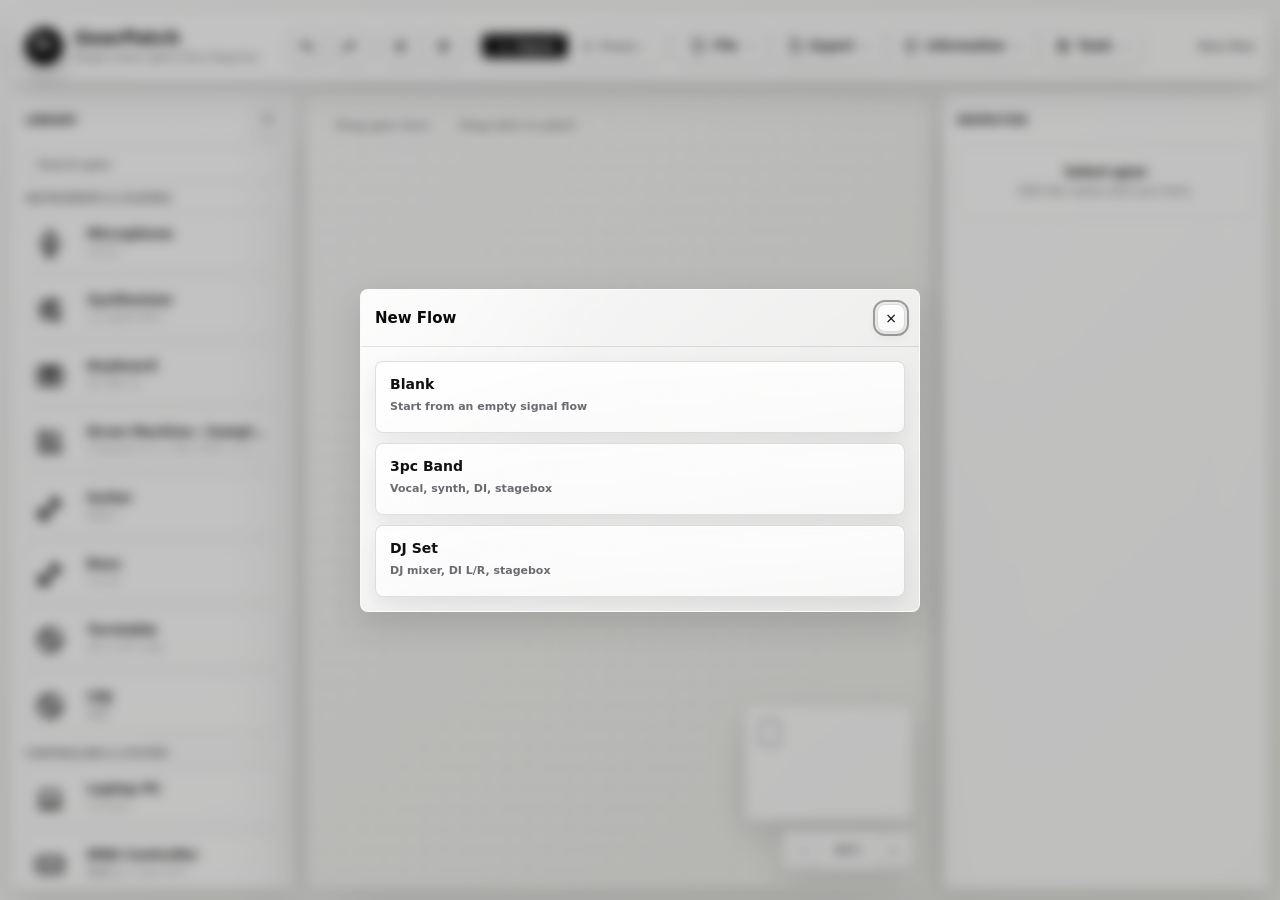
<file: index.html>
<!doctype html>
<html lang="en">
  <head>
    <!-- Google tag (gtag.js) -->
    <script async src="https://www.googletagmanager.com/gtag/js?id=G-VCMP9NLXW3"></script>
    <script>
      window.dataLayer = window.dataLayer || [];
      function gtag() {
        dataLayer.push(arguments);
      }
      gtag("js", new Date());

      gtag("config", "G-VCMP9NLXW3");
    </script>
    <meta charset="UTF-8" />
    <meta name="viewport" content="width=device-width, initial-scale=1.0" />
    <meta name="google-adsense-account" content="ca-pub-5475971647967700" />
    <link rel="icon" href="./assets/favicon.ico" sizes="any" />
    <link rel="icon" href="./assets/favicon.svg" type="image/svg+xml" />
    <link rel="apple-touch-icon" href="./assets/apple-touch-icon.png" />
    <link rel="manifest" href="./site.webmanifest" />
    <title>GearPatch App | Draw Live Signal Flow Diagrams</title>
    <meta
      name="description"
      content="Open GearPatch to draw live sound, DJ, studio, and stage wiring diagrams locally in your browser, then export PDF, PNG, SVG, or JSON."
    />
    <meta name="robots" content="index,follow" />
    <meta name="application-name" content="GearPatch" />
    <meta name="theme-color" content="#f5f5f1" />
    <link rel="canonical" href="https://gearpatch.datafruits.fm/" />
    <link rel="alternate" hreflang="en" href="https://gearpatch.datafruits.fm/landing.html" />
    <link rel="alternate" hreflang="ja" href="https://gearpatch.datafruits.fm/landing-ja.html" />
    <link rel="alternate" hreflang="x-default" href="https://gearpatch.datafruits.fm/landing.html" />
    <meta property="og:site_name" content="GearPatch" />
    <meta property="og:type" content="website" />
    <meta property="og:title" content="GearPatch App | Draw Live Signal Flow Diagrams" />
    <meta
      property="og:description"
      content="Create stage-ready signal flow diagrams for live sound, DJ rigs, studios, and venue handoffs."
    />
    <meta property="og:url" content="https://gearpatch.datafruits.fm/" />
    <meta property="og:image" content="https://gearpatch.datafruits.fm/assets/og-gearpatch.png" />
    <meta property="og:image:type" content="image/png" />
    <meta property="og:image:width" content="1200" />
    <meta property="og:image:height" content="630" />
    <meta name="twitter:card" content="summary_large_image" />
    <meta name="twitter:title" content="GearPatch App | Draw Live Signal Flow Diagrams" />
    <meta
      name="twitter:description"
      content="Create stage-ready signal flow diagrams for live sound, DJ rigs, studios, and venue handoffs."
    />
    <meta name="twitter:image" content="https://gearpatch.datafruits.fm/assets/og-gearpatch.png" />
    <link rel="stylesheet" href="./styles.css?v=20260530b" />
    <script
      async
      src="https://pagead2.googlesyndication.com/pagead/js/adsbygoogle.js?client=ca-pub-5475971647967700"
      crossorigin="anonymous"
    ></script>
    <script type="application/ld+json">
      {
        "@context": "https://schema.org",
        "@type": "WebApplication",
        "name": "GearPatch",
        "alternateName": "GearPatch App",
        "url": "https://gearpatch.datafruits.fm/",
        "applicationCategory": "DesignApplication",
        "operatingSystem": "Any",
        "description": "GearPatch is a local-first web app for drawing stage-ready signal flow diagrams for live sound, DJ setups, studios, and venue handoffs.",
        "image": "https://gearpatch.datafruits.fm/assets/og-gearpatch.png",
        "offers": {
          "@type": "Offer",
          "price": "0",
          "priceCurrency": "USD"
        }
      }
    </script>
  </head>
  <body>
    <div id="app" class="app-shell">
      <header class="topbar glass-panel">
        <button class="brand brand-button" id="aboutBrandBtn" type="button" aria-label="About GearPatch">
          <span class="brand-mark" aria-hidden="true">GP</span>
          <span>
            <span class="brand-title">GearPatch</span>
            <span class="brand-subtitle">Stage-ready signal flow diagrams</span>
          </span>
        </button>

        <div class="toolbar" aria-label="Editing toolbar">
          <button class="icon-button" id="undoBtn" title="Undo" aria-label="Undo">
            <svg class="tabler-icon" aria-hidden="true" focusable="false" viewBox="0 0 24 24">
              <path d="M9 14l-4 -4l4 -4" />
              <path d="M5 10h11a4 4 0 1 1 0 8h-1" />
            </svg>
          </button>
          <button class="icon-button" id="redoBtn" title="Redo" aria-label="Redo">
            <svg class="tabler-icon" aria-hidden="true" focusable="false" viewBox="0 0 24 24">
              <path d="M15 14l4 -4l-4 -4" />
              <path d="M19 10h-11a4 4 0 1 0 0 8h1" />
            </svg>
          </button>
          <span class="toolbar-divider" aria-hidden="true"></span>
          <button class="icon-button" id="alignVerticalCenterBtn" title="Align vertical centers" aria-label="Align vertical centers">
            <svg class="tabler-icon" aria-hidden="true" focusable="false" viewBox="0 0 24 24">
              <path d="M4 12l5 0" />
              <path d="M15 12l5 0" />
              <path d="M9 8a2 2 0 0 1 2 -2h2a2 2 0 0 1 2 2v8a2 2 0 0 1 -2 2h-2a2 2 0 0 1 -2 -2l0 -8" />
            </svg>
          </button>
          <button class="icon-button" id="alignHorizontalCenterBtn" title="Align horizontal centers" aria-label="Align horizontal centers">
            <svg class="tabler-icon" aria-hidden="true" focusable="false" viewBox="0 0 24 24">
              <path d="M12 4l0 5" />
              <path d="M12 15l0 5" />
              <path d="M6 11a2 2 0 0 1 2 -2h8a2 2 0 0 1 2 2v2a2 2 0 0 1 -2 2h-8a2 2 0 0 1 -2 -2l0 -2" />
            </svg>
          </button>
          <span class="toolbar-divider" aria-hidden="true"></span>
          <div class="layer-switch" aria-label="Diagram layer">
            <button type="button" id="signalLayerBtn" class="active">
              <svg class="tabler-icon" aria-hidden="true" focusable="false" viewBox="0 0 24 24">
                <path d="M4 7h5a4 4 0 0 1 4 4v2a4 4 0 0 0 4 4h3" />
                <path d="M17 14l3 3l-3 3" />
              </svg>
              <span>Signal</span>
            </button>
            <div class="menu-wrap layer-menu-wrap">
              <button type="button" id="powerLayerBtn" data-menu-button aria-haspopup="true" aria-expanded="false">
                <svg class="tabler-icon" aria-hidden="true" focusable="false" viewBox="0 0 24 24">
                  <path d="M13 3l-8 11h7l-1 7l8 -11h-7l1 -7" />
                </svg>
                <span>Power</span>
              </button>
              <div class="app-menu glass-panel hidden" data-menu role="menu">
                <button role="menuitem" id="powerOutletMenuItem">
                  <svg class="tabler-icon" aria-hidden="true" focusable="false" viewBox="0 0 24 24">
                    <path d="M7 7v-4" />
                    <path d="M17 7v-4" />
                    <path d="M5 11h14" />
                    <path d="M8 11v3a4 4 0 0 0 8 0v-3" />
                    <path d="M12 18v3" />
                  </svg>
                  <span>Add Power Outlet</span>
                </button>
              </div>
            </div>
          </div>
          <span class="toolbar-divider" aria-hidden="true"></span>
          <div class="menu-wrap">
            <button class="text-button" data-menu-button aria-haspopup="true" aria-expanded="false">
              <svg class="tabler-icon" aria-hidden="true" focusable="false" viewBox="0 0 24 24">
                <path d="M14 3v4a1 1 0 0 0 1 1h4" />
                <path d="M17 21h-10a2 2 0 0 1 -2 -2v-14a2 2 0 0 1 2 -2h7l5 5v11a2 2 0 0 1 -2 2" />
              </svg>
              <span>File</span>
            </button>
            <div class="app-menu glass-panel hidden" data-menu role="menu">
              <button role="menuitem" id="newMenuItem">
                <svg class="tabler-icon" aria-hidden="true" focusable="false" viewBox="0 0 24 24">
                  <path d="M14 3v4a1 1 0 0 0 1 1h4" />
                  <path d="M17 21h-10a2 2 0 0 1 -2 -2v-14a2 2 0 0 1 2 -2h7l5 5v11a2 2 0 0 1 -2 2" />
                  <path d="M12 11l0 6" />
                  <path d="M9 14l6 0" />
                </svg>
                <span>New</span>
              </button>
              <button role="menuitem" id="loadMenuItem">
                <svg class="tabler-icon" aria-hidden="true" focusable="false" viewBox="0 0 24 24">
                  <path d="M5 19l2.757 -7.351a1 1 0 0 1 .936 -.649h12.307a1 1 0 0 1 .986 1.164l-.996 5.211a2 2 0 0 1 -1.964 1.625h-14.026a2 2 0 0 1 -2 -2v-11a2 2 0 0 1 2 -2h4l3 3h7a2 2 0 0 1 2 2v2" />
                </svg>
                <span>Load</span>
              </button>
            </div>
          </div>
          <div class="menu-wrap">
            <button class="text-button" data-menu-button aria-haspopup="true" aria-expanded="false">
              <svg class="tabler-icon" aria-hidden="true" focusable="false" viewBox="0 0 24 24">
                <path d="M14 3v4a1 1 0 0 0 1 1h4" />
                <path d="M11.5 21h-4.5a2 2 0 0 1 -2 -2v-14a2 2 0 0 1 2 -2h7l5 5v5m-5 6h7m-3 -3l3 3l-3 3" />
              </svg>
              <span>Export</span>
            </button>
            <div class="app-menu glass-panel hidden" data-menu role="menu">
              <button role="menuitem" id="jsonMenuItem">
                <svg class="tabler-icon" aria-hidden="true" focusable="false" viewBox="0 0 24 24">
                  <path d="M7 4a2 2 0 0 0 -2 2v3a2 3 0 0 1 -2 3a2 3 0 0 1 2 3v3a2 2 0 0 0 2 2" />
                  <path d="M17 4a2 2 0 0 1 2 2v3a2 3 0 0 0 2 3a2 3 0 0 0 -2 3v3a2 2 0 0 1 -2 2" />
                </svg>
                <span>JSON</span>
              </button>
              <span class="menu-separator" aria-hidden="true"></span>
              <button role="menuitem" id="pngMenuItem">
                <svg class="tabler-icon" aria-hidden="true" focusable="false" viewBox="0 0 24 24">
                  <path d="M15 8h.01" />
                  <path d="M3 6a3 3 0 0 1 3 -3h12a3 3 0 0 1 3 3v12a3 3 0 0 1 -3 3h-12a3 3 0 0 1 -3 -3v-12" />
                  <path d="M3 16l5 -5c.928 -.893 2.072 -.893 3 0l5 5" />
                  <path d="M14 14l1 -1c.928 -.893 2.072 -.893 3 0l3 3" />
                </svg>
                <span>PNG</span>
              </button>
              <button role="menuitem" id="svgMenuItem">
                <svg class="tabler-icon" aria-hidden="true" focusable="false" viewBox="0 0 24 24">
                  <path d="M3 15a1 1 0 0 1 1 -1h2a1 1 0 0 1 1 1v2a1 1 0 0 1 -1 1h-2a1 1 0 0 1 -1 -1l0 -2" />
                  <path d="M17 15a1 1 0 0 1 1 -1h2a1 1 0 0 1 1 1v2a1 1 0 0 1 -1 1h-2a1 1 0 0 1 -1 -1l0 -2" />
                  <path d="M10 7a1 1 0 0 1 1 -1h2a1 1 0 0 1 1 1v2a1 1 0 0 1 -1 1h-2a1 1 0 0 1 -1 -1l0 -2" />
                  <path d="M10 8.5a6 6 0 0 0 -5 5.5" />
                  <path d="M14 8.5a6 6 0 0 1 5 5.5" />
                  <path d="M10 8l-6 0" />
                  <path d="M20 8l-6 0" />
                  <path d="M2 8a1 1 0 1 0 2 0a1 1 0 1 0 -2 0" />
                  <path d="M20 8a1 1 0 1 0 2 0a1 1 0 1 0 -2 0" />
                </svg>
                <span>SVG</span>
              </button>
              <button role="menuitem" id="pdfMenuItem">
                <svg class="tabler-icon" aria-hidden="true" focusable="false" viewBox="0 0 24 24">
                  <path d="M14 3v4a1 1 0 0 0 1 1h4" />
                  <path d="M5 12v-7a2 2 0 0 1 2 -2h7l5 5v4" />
                  <path d="M5 18h1.5a1.5 1.5 0 0 0 0 -3h-1.5v6" />
                  <path d="M17 18h2" />
                  <path d="M20 15h-3v6" />
                  <path d="M11 15v6h1a2 2 0 0 0 2 -2v-2a2 2 0 0 0 -2 -2h-1" />
                </svg>
                <span>PDF</span>
              </button>
            </div>
          </div>
          <div class="menu-wrap">
            <button class="text-button" data-menu-button aria-haspopup="true" aria-expanded="false">
              <svg class="tabler-icon" aria-hidden="true" focusable="false" viewBox="0 0 24 24">
                <path d="M3 12a9 9 0 1 0 18 0a9 9 0 0 0 -18 0" />
                <path d="M12 9h.01" />
                <path d="M11 12h1v4h1" />
              </svg>
              <span>Information</span>
            </button>
            <div class="app-menu glass-panel hidden" data-menu role="menu">
              <button role="menuitem" id="documentMenuItem">
                <svg class="tabler-icon" aria-hidden="true" focusable="false" viewBox="0 0 24 24">
                  <path d="M14 3v4a1 1 0 0 0 1 1h4" />
                  <path d="M17 21h-10a2 2 0 0 1 -2 -2v-14a2 2 0 0 1 2 -2h7l5 5v11a2 2 0 0 1 -2 2" />
                  <path d="M9 9l1 0" />
                  <path d="M9 13l6 0" />
                  <path d="M9 17l6 0" />
                </svg>
                <span>Document</span>
              </button>
              <button role="menuitem" id="inputListMenuItem">
                <svg class="tabler-icon" aria-hidden="true" focusable="false" viewBox="0 0 24 24">
                  <path d="M11 6h9" />
                  <path d="M11 12h9" />
                  <path d="M12 18h8" />
                  <path d="M4 16a2 2 0 1 1 4 0c0 .591 -.5 1 -1 1.5l-3 2.5h4" />
                  <path d="M6 10v-6l-2 2" />
                </svg>
                <span>Input List</span>
              </button>
            </div>
          </div>
          <div class="menu-wrap">
            <button class="text-button" data-menu-button aria-haspopup="true" aria-expanded="false">
              <svg class="tabler-icon" aria-hidden="true" focusable="false" viewBox="0 0 24 24">
                <path d="M10.325 4.317c.426 -1.756 2.924 -1.756 3.35 0a1.724 1.724 0 0 0 2.573 1.066c1.543 -.94 3.31 .826 2.37 2.37a1.724 1.724 0 0 0 1.065 2.572c1.756 .426 1.756 2.924 0 3.35a1.724 1.724 0 0 0 -1.066 2.573c.94 1.543 -.826 3.31 -2.37 2.37a1.724 1.724 0 0 0 -2.572 1.065c-.426 1.756 -2.924 1.756 -3.35 0a1.724 1.724 0 0 0 -2.573 -1.066c-1.543 .94 -3.31 -.826 -2.37 -2.37a1.724 1.724 0 0 0 -1.065 -2.572c-1.756 -.426 -1.756 -2.924 0 -3.35a1.724 1.724 0 0 0 1.066 -2.573c-.94 -1.543 .826 -3.31 2.37 -2.37c1 .608 2.296 .07 2.572 -1.065" />
                <path d="M9 12a3 3 0 1 0 6 0a3 3 0 0 0 -6 0" />
              </svg>
              <span>Tools</span>
            </button>
            <div class="app-menu glass-panel hidden" data-menu role="menu">
              <button role="menuitem" id="autoPlaceMenuItem">
                <svg class="tabler-icon" aria-hidden="true" focusable="false" viewBox="0 0 24 24">
                  <path d="M6 21l15 -15l-3 -3l-15 15l3 3" />
                  <path d="M15 6l3 3" />
                  <path d="M9 3a2 2 0 0 0 2 2a2 2 0 0 0 -2 2a2 2 0 0 0 -2 -2a2 2 0 0 0 2 -2" />
                  <path d="M19 13a2 2 0 0 0 2 2a2 2 0 0 0 -2 2a2 2 0 0 0 -2 -2a2 2 0 0 0 2 -2" />
                </svg>
                <span>Auto Layout</span>
              </button>
              <button role="menuitem" id="historyMenuItem">
                <svg class="tabler-icon" aria-hidden="true" focusable="false" viewBox="0 0 24 24">
                  <path d="M12 8l0 4l2 2" />
                  <path d="M3.05 11a9 9 0 1 1 .5 4m-.5 5v-5h5" />
                </svg>
                <span>History</span>
              </button>
            </div>
          </div>
        </div>

        <div class="status-chip" id="saveStatus">Autosaved</div>
      </header>

      <aside class="left-panel glass-panel">
        <section class="panel-section">
          <div class="section-heading">
            <span>Library</span>
            <button class="mini-button" id="addBlankBtn">＋</button>
          </div>
          <div class="search-wrap">
            <input id="librarySearch" type="search" placeholder="Search gear" autocomplete="off" />
          </div>
          <div class="library-list" id="libraryList" aria-label="Gear library"></div>
        </section>

      </aside>

      <main class="workspace" id="workspace">
        <div class="canvas-frame" id="canvasFrame">
          <div class="canvas-hint" id="canvasHint">
            <span>Drag gear here</span>
            <span>Drag dots to patch</span>
          </div>
          <div class="world" id="world">
            <svg id="edgeLayer" class="edge-layer" width="5000" height="3500" viewBox="0 0 5000 3500"></svg>
            <div id="nodeLayer" class="node-layer"></div>
            <div id="powerOutletLayer" class="power-outlet-layer"></div>
            <svg id="terminalLayer" class="terminal-layer" width="5000" height="3500" viewBox="0 0 5000 3500"></svg>
          </div>
        </div>

        <div class="floating-card minimap" id="minimap" aria-label="Minimap"></div>
        <div class="floating-card zoom-control">
          <button class="icon-button tiny" id="zoomOutBtn" title="Zoom out" aria-label="Zoom out">−</button>
          <button class="zoom-readout" id="zoomReadout" title="Reset zoom to 100%" aria-label="Reset zoom to 100%">100%</button>
          <button class="icon-button tiny" id="zoomInBtn" title="Zoom in" aria-label="Zoom in">＋</button>
        </div>
        <div id="portPopover" class="port-popover glass-panel hidden"></div>
      </main>

      <aside class="right-panel glass-panel">
        <section class="panel-section">
          <div class="section-heading inspector-heading">
            <span id="inspectorTitle">Inspector</span>
            <span class="count-pill" id="selectionCount" hidden></span>
          </div>

          <div id="emptyInspector" class="empty-state">
            <strong>Select gear</strong>
            <span>Edit the name and icon here.</span>
          </div>

          <div id="nodeInspector" class="inspector hidden">
            <label>
              Name
              <input id="nodeTitleInput" type="text" />
            </label>
            <label>
              Label
              <input id="nodeSubtitleInput" type="text" />
            </label>
            <label id="nodePowerField" class="hidden">
              Power consumption (W)
              <input id="nodePowerInput" type="number" min="0" step="1" inputmode="numeric" placeholder="0" />
            </label>
            <div>
              <span class="field-label">Icon</span>
              <div class="icon-picker" id="nodeIconPicker" aria-label="Gear icons"></div>
            </div>
          </div>

          <div id="edgeInspector" class="inspector hidden">
            <div class="edge-summary" id="edgeSummary"></div>
            <div>
              <span class="field-label">Line style</span>
              <div class="segmented signal-segmented" id="edgeSignalTypes"></div>
            </div>
            <div>
              <span class="field-label">Signal direction</span>
              <div class="segmented direction-segmented" id="edgeDirectionTypes"></div>
            </div>
            <div class="edge-endpoints" id="edgeEndpointEditor"></div>
            <label>
              Cable color
              <input id="edgeColorInput" type="color" value="#111111" />
            </label>
            <div class="color-grid" id="edgeColorSwatches" aria-label="Cable colors"></div>
            <label>
              Cable width
              <input id="edgeWidthInput" type="range" min="1" max="8" step="1" value="3" />
            </label>
            <button class="full-button" id="autoPlaceEdgeBtn">Auto-place endpoints</button>
          </div>

          <div id="powerInspector" class="inspector hidden">
            <div class="edge-summary" id="powerSummary"></div>
            <label id="powerOutletNameField">
              Outlet name
              <input id="powerOutletNameInput" type="text" />
            </label>
            <label id="powerOutletLimitField">
              Outlet limit (W)
              <input id="powerOutletLimitInput" type="number" min="0" step="50" inputmode="numeric" placeholder="1500" />
            </label>
            <button class="full-button" id="addPowerOutletBtn">Add power outlet</button>
          </div>
        </section>
      </aside>

      <nav class="mobile-switcher glass-panel" aria-label="Mobile panels">
        <button type="button" data-mobile-panel="library">Library</button>
        <button type="button" data-mobile-panel="canvas" class="active">Canvas</button>
        <button type="button" data-mobile-panel="inspector">Inspector</button>
      </nav>
    </div>

    <dialog id="historyDialog" class="modal glass-panel">
      <div class="modal-head">
        <h2>Version History</h2>
        <button class="icon-button tiny" id="closeHistoryBtn" aria-label="Close">×</button>
      </div>
      <div id="historyList" class="history-list"></div>
    </dialog>

    <dialog id="documentDialog" class="modal document-modal glass-panel">
      <div class="modal-head">
        <h2>Document</h2>
        <button class="icon-button tiny" id="closeDocumentBtn" aria-label="Close">×</button>
      </div>
      <div class="document-form">
        <label>
          Project
          <input id="projectNameInput" type="text" value="Live PA" />
        </label>
        <label>
          Venue notes
          <textarea id="notesInput" rows="4" placeholder="Notes for the venue"></textarea>
        </label>
        <div class="storage-meter">
          <div>
            <span>Local storage</span>
            <strong id="storageLabel">0 KB</strong>
          </div>
          <div class="meter-track"><span id="storageBar"></span></div>
        </div>
      </div>
    </dialog>

    <dialog id="inputListDialog" class="modal input-list-modal glass-panel">
      <div class="modal-head">
        <h2>Input List</h2>
        <span class="count-pill" id="inputCount">0</span>
        <button class="icon-button tiny" id="closeInputListBtn" aria-label="Close">×</button>
      </div>
      <div class="input-list modal-input-list" id="inputList"></div>
    </dialog>

    <dialog id="startDialog" class="modal start-modal glass-panel">
      <div class="modal-head">
        <h2>New Flow</h2>
        <button class="icon-button tiny" id="closeStartBtn" aria-label="Close">×</button>
      </div>
      <div class="start-flow">
        <button class="start-option" id="startBlankBtn">
          <strong>Blank</strong>
          <span>Start from an empty signal flow</span>
        </button>
        <button class="start-option" id="startBandBtn">
          <strong>3pc Band</strong>
          <span>Vocal, synth, DI, stagebox</span>
        </button>
        <button class="start-option" id="startDjBtn">
          <strong>DJ Set</strong>
          <span>DJ mixer, DI L/R, stagebox</span>
        </button>
      </div>
    </dialog>

    <dialog id="aboutDialog" class="modal about-modal glass-panel">
      <div class="modal-head">
        <h2>About GearPatch</h2>
        <button class="icon-button tiny" id="closeAboutBtn" aria-label="Close">×</button>
      </div>
      <div class="about-content">
        <div class="about-hero">
          <span class="brand-mark" aria-hidden="true">GP</span>
          <div>
            <strong>GearPatch</strong>
            <span>Stage-ready signal flow diagrams · v0.1.0</span>
          </div>
        </div>
        <nav class="about-links" aria-label="GearPatch content pages">
          <a href="./landing.html" target="_blank" rel="noopener">
            <strong>Home</strong>
            <span>Landing page for GearPatch and its core value.</span>
          </a>
          <a href="./landing-ja.html" target="_blank" rel="noopener">
            <strong>Japanese Home</strong>
            <span>Japanese landing page for local visitors.</span>
          </a>
          <a href="./guide.html" target="_blank" rel="noopener">
            <strong>Guide</strong>
            <span>How to use GearPatch, Library, cables, and use cases.</span>
          </a>
          <a href="./privacy.html" target="_blank" rel="noopener">
            <strong>Privacy Policy</strong>
            <span>Cookie, Google AdSense, local storage, and data handling.</span>
          </a>
          <a href="https://www.paypal.com/paypalme/ksd6700" target="_blank" rel="noopener">
            <strong>Support</strong>
            <span>Support ongoing development via PayPal.</span>
          </a>
        </nav>
        <section>
          <h3>Credits</h3>
          <p>Icons use Tabler Icons, Lucide Icons, and custom SVGs drawn for this prototype.</p>
        </section>
      </div>
    </dialog>

    <div id="toastStack" class="toast-stack" aria-live="polite"></div>
    <input id="fileInput" type="file" accept=".gearpatch,.gearflow,.json,application/json" hidden />

    <section id="printSheet" class="print-sheet" aria-hidden="true">
      <div class="print-page">
        <div class="print-header">
          <div>
            <h2 id="printTitle">GearPatch</h2>
            <p id="printMeta"></p>
          </div>
          <strong>Stage Plot / Signal Flow</strong>
        </div>
        <div id="printDiagram" class="print-diagram"></div>
      </div>
      <div class="print-page">
        <div class="print-header">
          <div>
            <h2>Input List</h2>
            <p id="printNotes"></p>
          </div>
          <strong>For FOH</strong>
        </div>
        <table class="print-table">
          <thead>
            <tr>
              <th>Ch</th>
              <th>Source</th>
              <th>Connector</th>
              <th>To</th>
              <th>Notes</th>
            </tr>
          </thead>
          <tbody id="printInputRows"></tbody>
        </table>
      </div>
    </section>

    <script src="./gear-icons.js?v=20260530a"></script>
    <script src="./app.js?v=20260530e"></script>
  </body>
</html>
</file>
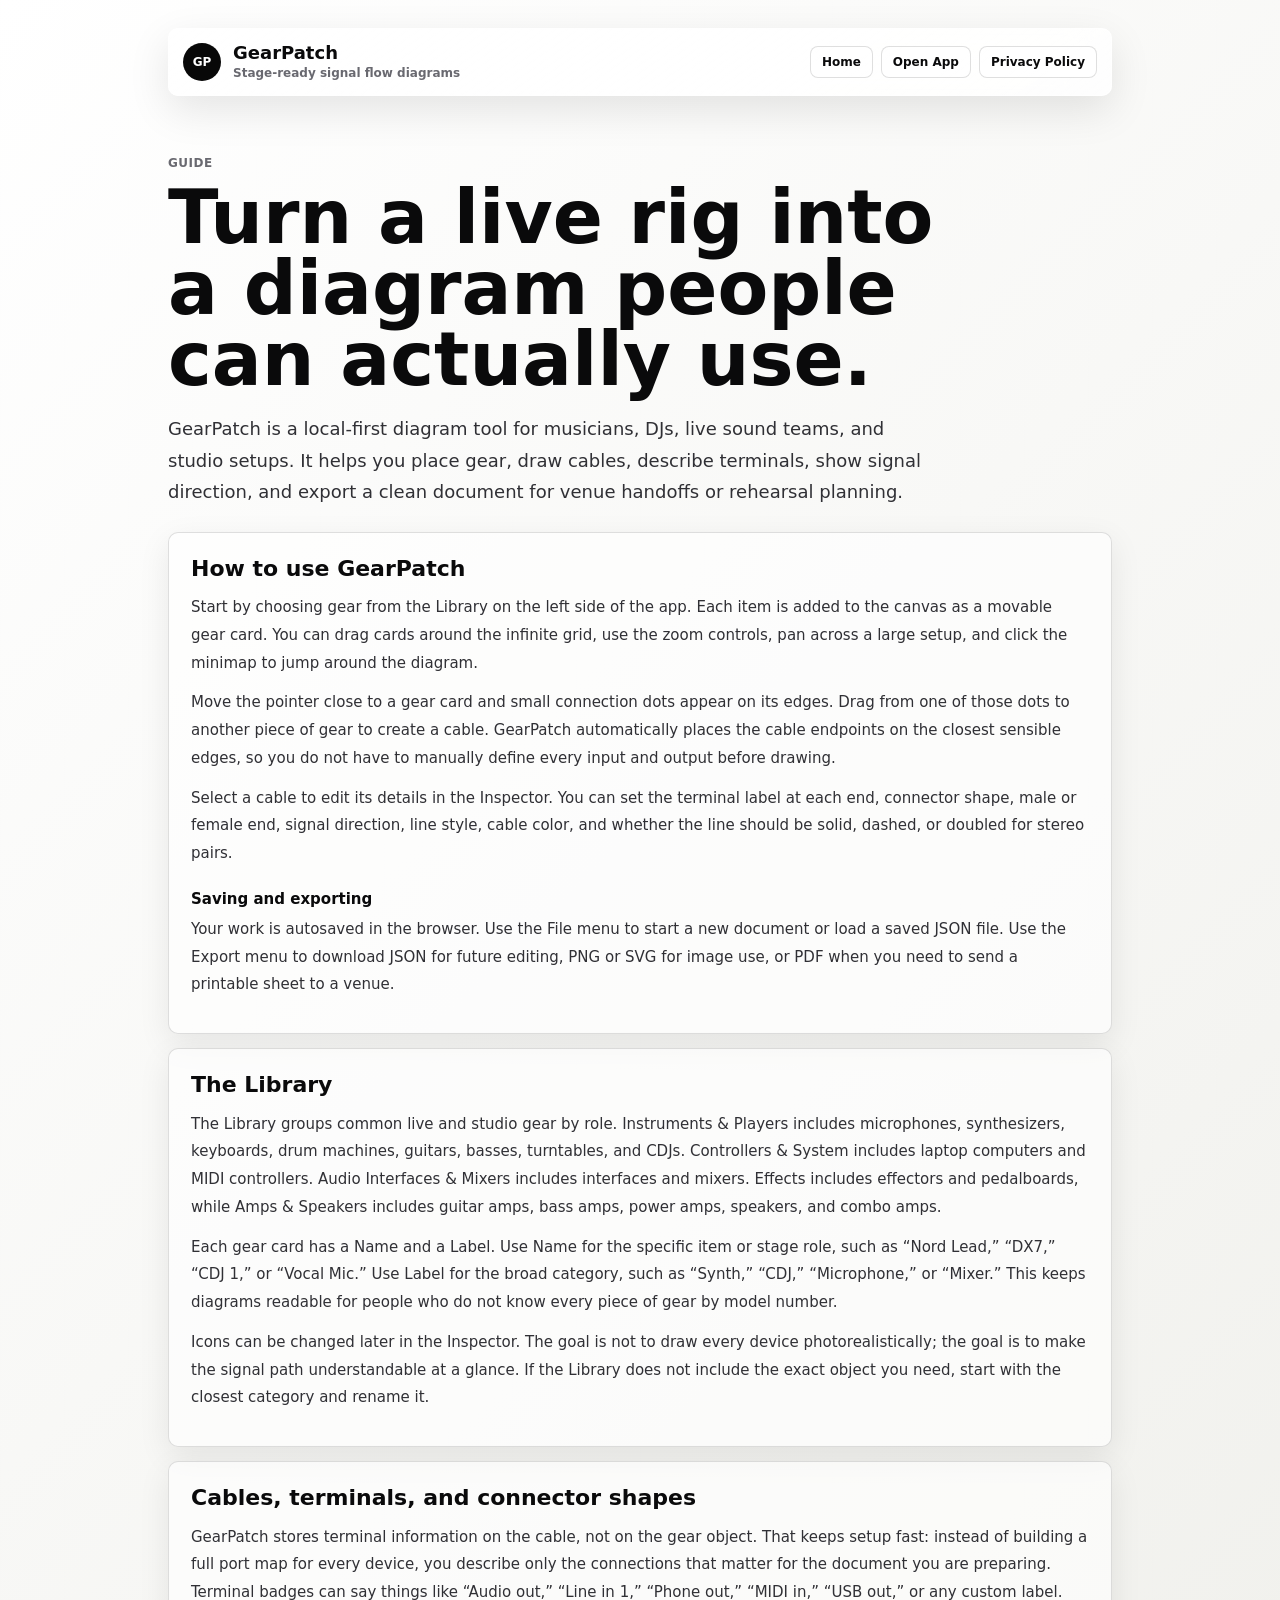
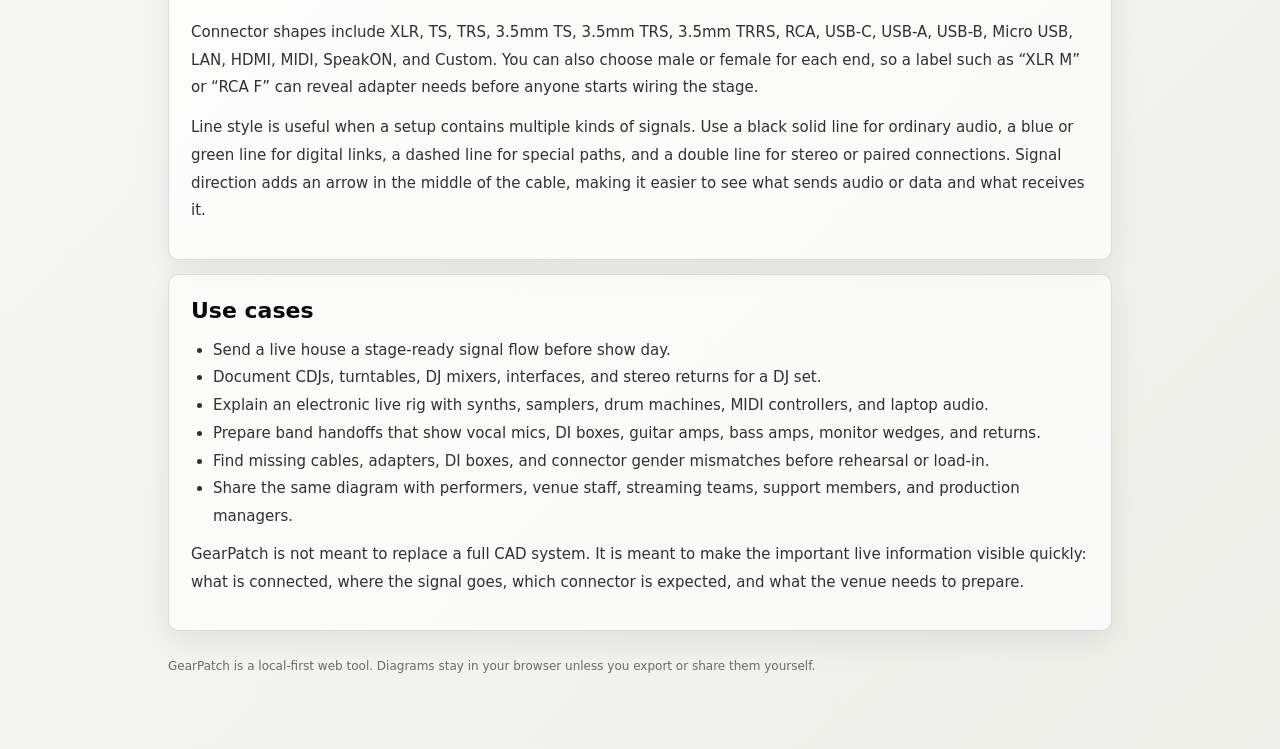
<file: guide.html>
<!doctype html>
<html lang="en">
  <head>
    <!-- Google tag (gtag.js) -->
    <script async src="https://www.googletagmanager.com/gtag/js?id=G-VCMP9NLXW3"></script>
    <script>
      window.dataLayer = window.dataLayer || [];
      function gtag() {
        dataLayer.push(arguments);
      }
      gtag("js", new Date());

      gtag("config", "G-VCMP9NLXW3");
    </script>
    <meta charset="UTF-8" />
    <meta name="viewport" content="width=device-width, initial-scale=1.0" />
    <meta name="google-adsense-account" content="ca-pub-5475971647967700" />
    <link rel="icon" href="./assets/favicon.ico" sizes="any" />
    <link rel="icon" href="./assets/favicon.svg" type="image/svg+xml" />
    <link rel="apple-touch-icon" href="./assets/apple-touch-icon.png" />
    <link rel="manifest" href="./site.webmanifest" />
    <title>How to Use GearPatch | Signal Flow Diagram Guide</title>
    <meta
      name="description"
      content="Learn how to use GearPatch to create live signal flow diagrams, edit cable labels and connector shapes, show signal direction, and export venue-ready documents."
    />
    <meta name="robots" content="index,follow" />
    <meta name="theme-color" content="#f5f5f1" />
    <link rel="canonical" href="https://gearpatch.datafruits.fm/guide.html" />
    <meta property="og:site_name" content="GearPatch" />
    <meta property="og:type" content="article" />
    <meta property="og:title" content="How to Use GearPatch | Signal Flow Diagram Guide" />
    <meta
      property="og:description"
      content="A practical guide to GearPatch, including gear library choices, cable labels, connector shapes, signal direction, exports, and live setup use cases."
    />
    <meta property="og:url" content="https://gearpatch.datafruits.fm/guide.html" />
    <meta property="og:image" content="https://gearpatch.datafruits.fm/assets/og-gearpatch.png" />
    <meta property="og:image:type" content="image/png" />
    <meta property="og:image:width" content="1200" />
    <meta property="og:image:height" content="630" />
    <meta name="twitter:card" content="summary_large_image" />
    <meta name="twitter:title" content="How to Use GearPatch | Signal Flow Diagram Guide" />
    <meta
      name="twitter:description"
      content="Learn how to create readable live signal flow diagrams and venue-ready exports with GearPatch."
    />
    <meta name="twitter:image" content="https://gearpatch.datafruits.fm/assets/og-gearpatch.png" />
    <link rel="stylesheet" href="./pages.css?v=20260523b" />
    <script
      async
      src="https://pagead2.googlesyndication.com/pagead/js/adsbygoogle.js?client=ca-pub-5475971647967700"
      crossorigin="anonymous"
    ></script>
    <script type="application/ld+json">
      {
        "@context": "https://schema.org",
        "@type": "TechArticle",
        "headline": "How to Use GearPatch",
        "description": "Learn how to use GearPatch to create live signal flow diagrams, edit cable labels and connector shapes, show signal direction, and export venue-ready documents.",
        "url": "https://gearpatch.datafruits.fm/guide.html",
        "image": "https://gearpatch.datafruits.fm/assets/og-gearpatch.png",
        "about": ["signal flow diagrams", "live sound", "DJ setup", "stage plot", "audio connectors"],
        "isPartOf": {
          "@type": "WebSite",
          "name": "GearPatch",
          "url": "https://gearpatch.datafruits.fm/"
        }
      }
    </script>
  </head>
  <body>
    <main class="page-shell">
      <header class="page-header">
        <a class="brand-link" href="./landing.html" aria-label="GearPatch home">
          <span class="brand-mark">GP</span>
          <span>
            <span class="brand-title">GearPatch</span>
            <span class="brand-subtitle">Stage-ready signal flow diagrams</span>
          </span>
        </a>
        <nav class="page-nav" aria-label="Site navigation">
          <a href="./landing.html">Home</a>
          <a href="./index.html">Open App</a>
          <a href="./privacy.html">Privacy Policy</a>
        </nav>
      </header>

      <section class="hero">
        <p class="eyebrow">Guide</p>
        <h1>Turn a live rig into a diagram people can actually use.</h1>
        <p class="lead">
          GearPatch is a local-first diagram tool for musicians, DJs, live sound teams, and studio setups.
          It helps you place gear, draw cables, describe terminals, show signal direction, and export a clean document for venue handoffs or rehearsal planning.
        </p>
      </section>

      <div class="content-grid">
        <section class="content-section">
          <h2>How to use GearPatch</h2>
          <p>
            Start by choosing gear from the Library on the left side of the app. Each item is added to the canvas as a movable gear card.
            You can drag cards around the infinite grid, use the zoom controls, pan across a large setup, and click the minimap to jump around the diagram.
          </p>
          <p>
            Move the pointer close to a gear card and small connection dots appear on its edges. Drag from one of those dots to another piece of gear to create a cable.
            GearPatch automatically places the cable endpoints on the closest sensible edges, so you do not have to manually define every input and output before drawing.
          </p>
          <p>
            Select a cable to edit its details in the Inspector. You can set the terminal label at each end, connector shape, male or female end, signal direction, line style, cable color, and whether the line should be solid, dashed, or doubled for stereo pairs.
          </p>
          <h3>Saving and exporting</h3>
          <p>
            Your work is autosaved in the browser. Use the File menu to start a new document or load a saved JSON file.
            Use the Export menu to download JSON for future editing, PNG or SVG for image use, or PDF when you need to send a printable sheet to a venue.
          </p>
        </section>

        <section class="content-section">
          <h2>The Library</h2>
          <p>
            The Library groups common live and studio gear by role. Instruments & Players includes microphones, synthesizers, keyboards, drum machines, guitars, basses, turntables, and CDJs.
            Controllers & System includes laptop computers and MIDI controllers. Audio Interfaces & Mixers includes interfaces and mixers.
            Effects includes effectors and pedalboards, while Amps & Speakers includes guitar amps, bass amps, power amps, speakers, and combo amps.
          </p>
          <p>
            Each gear card has a Name and a Label. Use Name for the specific item or stage role, such as “Nord Lead,” “DX7,” “CDJ 1,” or “Vocal Mic.”
            Use Label for the broad category, such as “Synth,” “CDJ,” “Microphone,” or “Mixer.” This keeps diagrams readable for people who do not know every piece of gear by model number.
          </p>
          <p>
            Icons can be changed later in the Inspector. The goal is not to draw every device photorealistically; the goal is to make the signal path understandable at a glance.
            If the Library does not include the exact object you need, start with the closest category and rename it.
          </p>
        </section>

        <section class="content-section">
          <h2>Cables, terminals, and connector shapes</h2>
          <p>
            GearPatch stores terminal information on the cable, not on the gear object. That keeps setup fast: instead of building a full port map for every device, you describe only the connections that matter for the document you are preparing.
            Terminal badges can say things like “Audio out,” “Line in 1,” “Phone out,” “MIDI in,” “USB out,” or any custom label.
          </p>
          <p>
            Connector shapes include XLR, TS, TRS, 3.5mm TS, 3.5mm TRS, 3.5mm TRRS, RCA, USB-C, USB-A, USB-B, Micro USB, LAN, HDMI, MIDI, SpeakON, and Custom.
            You can also choose male or female for each end, so a label such as “XLR M” or “RCA F” can reveal adapter needs before anyone starts wiring the stage.
          </p>
          <p>
            Line style is useful when a setup contains multiple kinds of signals. Use a black solid line for ordinary audio, a blue or green line for digital links, a dashed line for special paths, and a double line for stereo or paired connections.
            Signal direction adds an arrow in the middle of the cable, making it easier to see what sends audio or data and what receives it.
          </p>
        </section>

        <section class="content-section">
          <h2>Use cases</h2>
          <ul>
            <li>Send a live house a stage-ready signal flow before show day.</li>
            <li>Document CDJs, turntables, DJ mixers, interfaces, and stereo returns for a DJ set.</li>
            <li>Explain an electronic live rig with synths, samplers, drum machines, MIDI controllers, and laptop audio.</li>
            <li>Prepare band handoffs that show vocal mics, DI boxes, guitar amps, bass amps, monitor wedges, and returns.</li>
            <li>Find missing cables, adapters, DI boxes, and connector gender mismatches before rehearsal or load-in.</li>
            <li>Share the same diagram with performers, venue staff, streaming teams, support members, and production managers.</li>
          </ul>
          <p>
            GearPatch is not meant to replace a full CAD system. It is meant to make the important live information visible quickly:
            what is connected, where the signal goes, which connector is expected, and what the venue needs to prepare.
          </p>
        </section>
      </div>

      <footer class="page-footer">
        <p>GearPatch is a local-first web tool. Diagrams stay in your browser unless you export or share them yourself.</p>
      </footer>
    </main>
  </body>
</html>
</file>
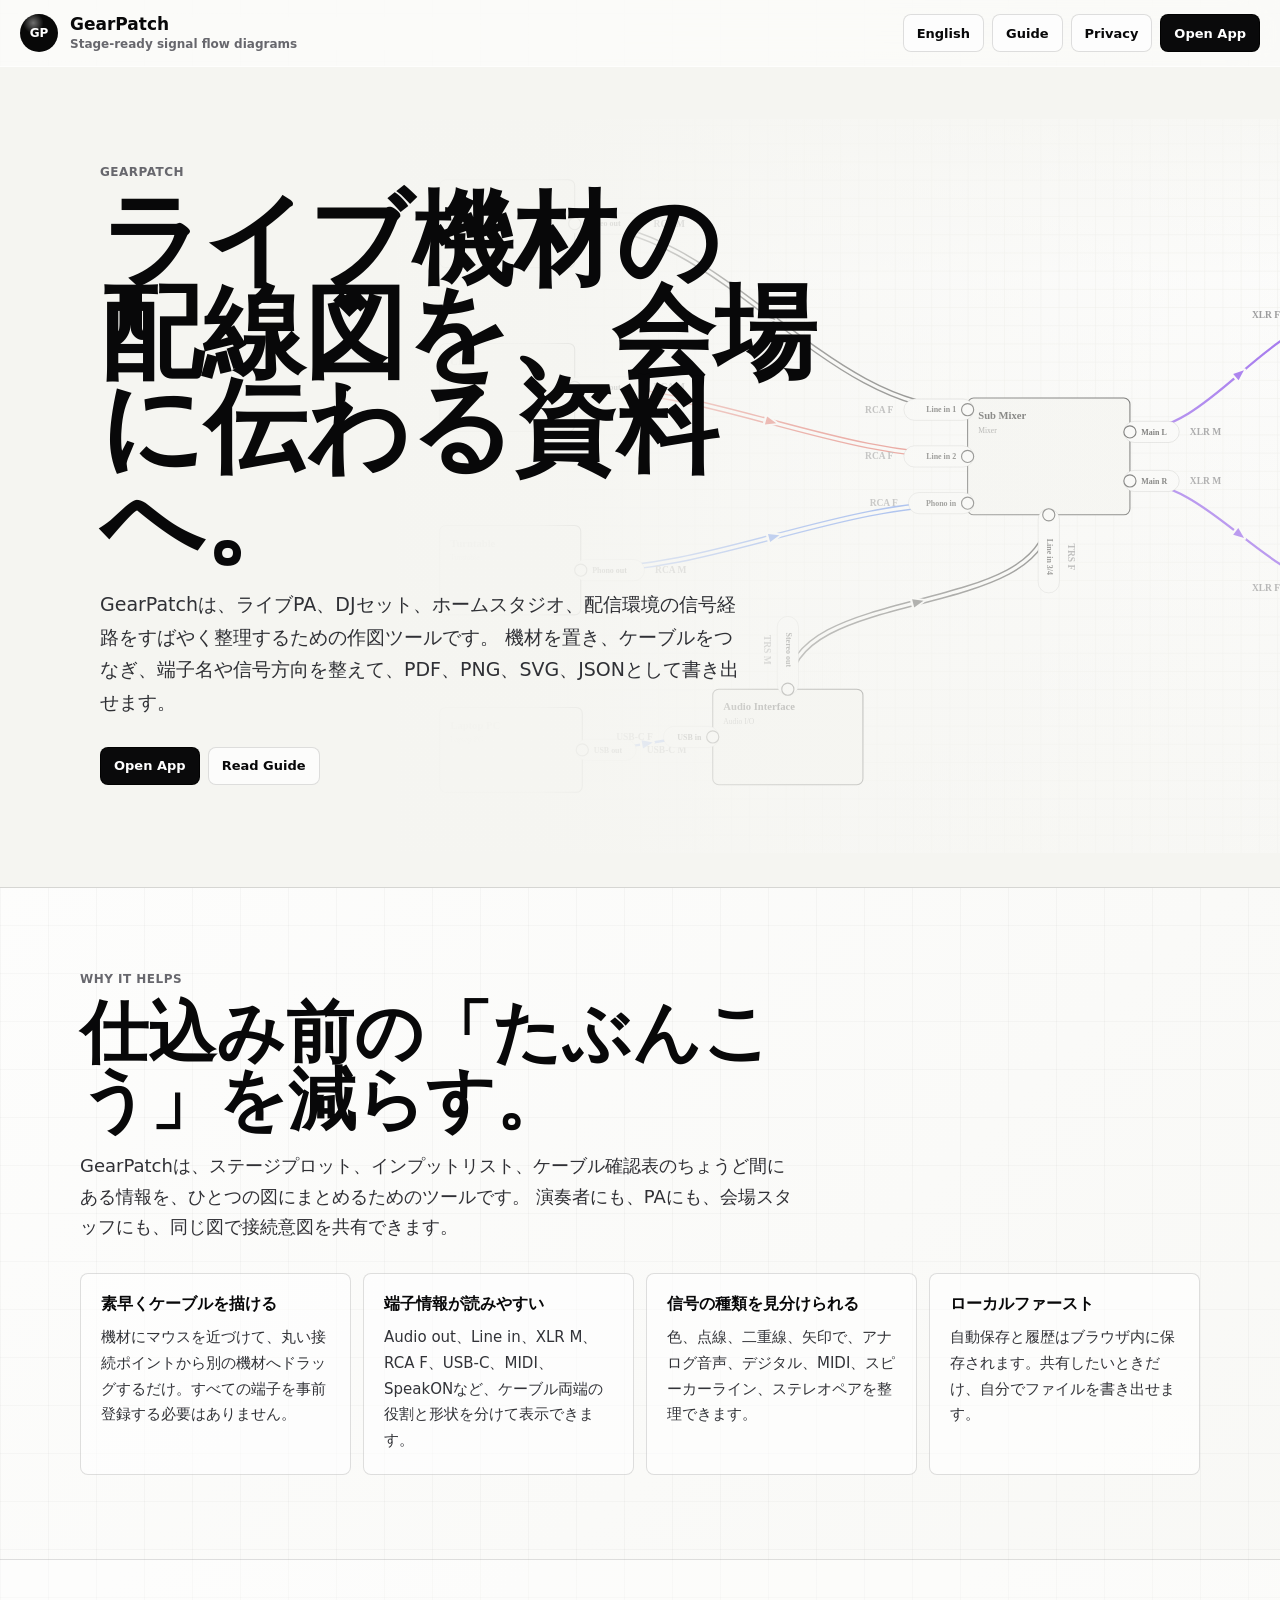
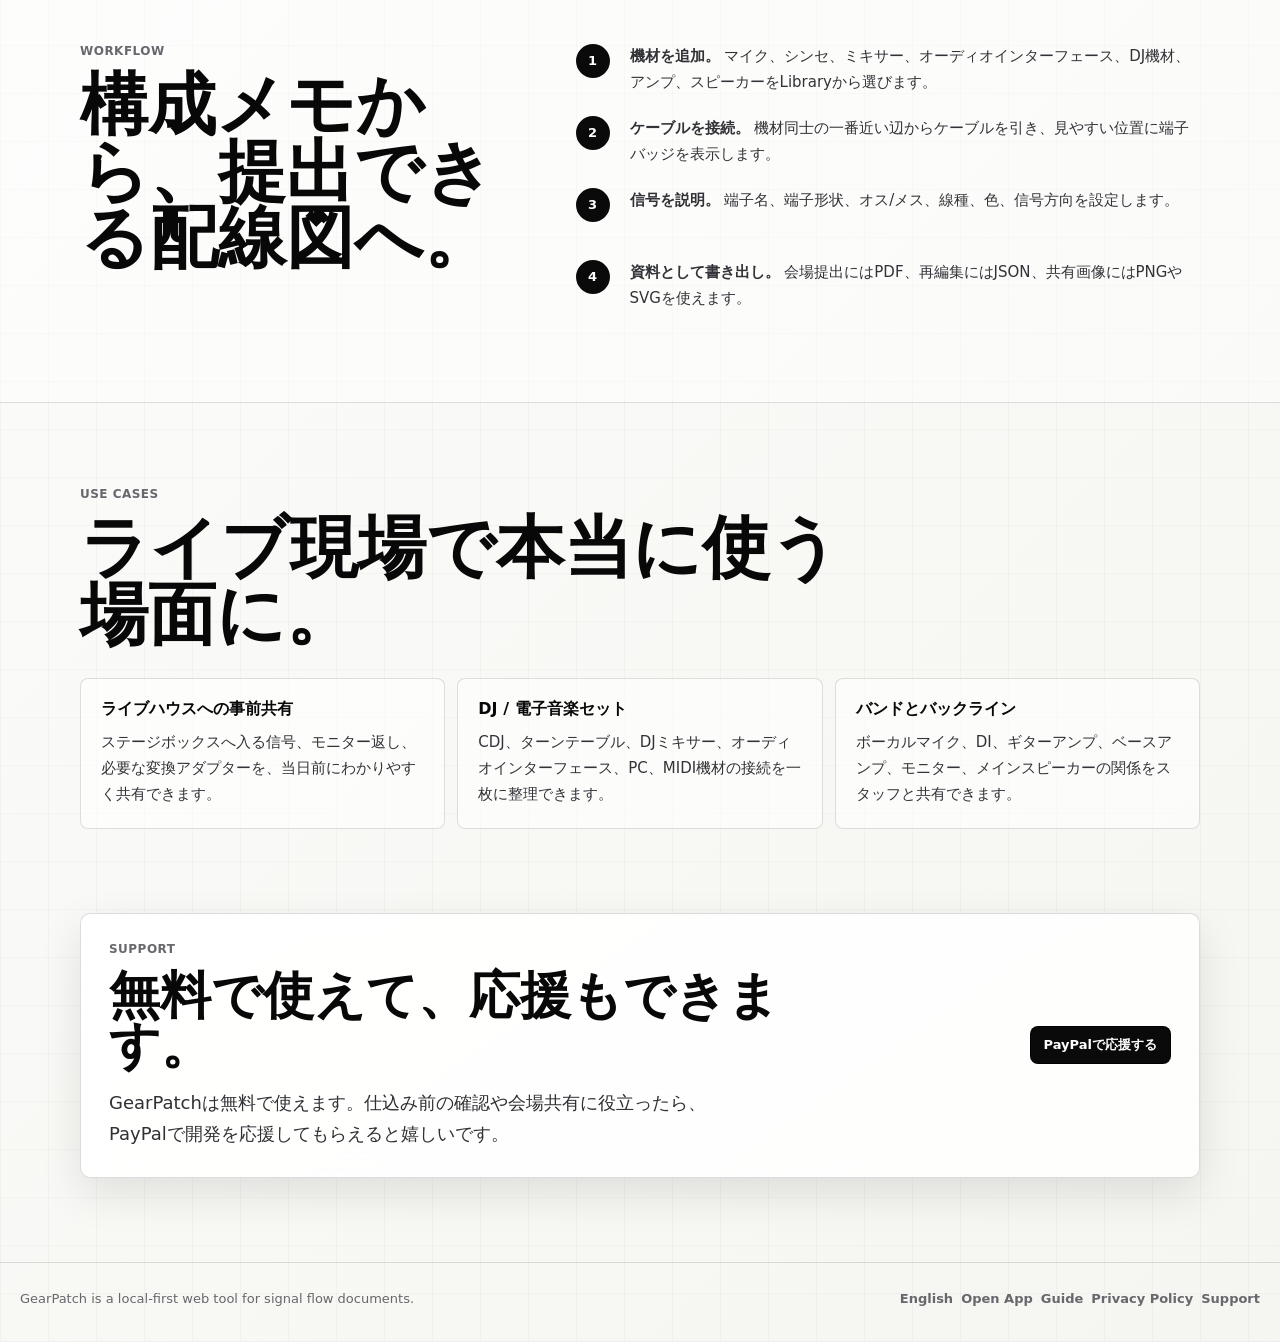
<file: landing-ja.html>
<!doctype html>
<html lang="ja">
  <head>
    <!-- Google tag (gtag.js) -->
    <script async src="https://www.googletagmanager.com/gtag/js?id=G-VCMP9NLXW3"></script>
    <script>
      window.dataLayer = window.dataLayer || [];
      function gtag() {
        dataLayer.push(arguments);
      }
      gtag("js", new Date());

      gtag("config", "G-VCMP9NLXW3");
    </script>
    <meta charset="UTF-8" />
    <meta name="viewport" content="width=device-width, initial-scale=1.0" />
    <meta name="google-adsense-account" content="ca-pub-5475971647967700" />
    <link rel="icon" href="./assets/favicon.ico" sizes="any" />
    <link rel="icon" href="./assets/favicon.svg" type="image/svg+xml" />
    <link rel="apple-touch-icon" href="./assets/apple-touch-icon.png" />
    <link rel="manifest" href="./site.webmanifest" />
    <title>GearPatch | ライブ機材の配線図を、会場に伝わる資料へ</title>
    <meta
      name="description"
      content="GearPatchは、ミュージシャン、DJ、PA、スタジオ向けにライブ機材の信号経路と配線図を作成できるローカルファーストなWebアプリです。"
    />
    <meta name="robots" content="index,follow" />
    <meta name="theme-color" content="#f5f5f1" />
    <link rel="canonical" href="https://gearpatch.datafruits.fm/landing-ja.html" />
    <link rel="alternate" hreflang="en" href="https://gearpatch.datafruits.fm/landing.html" />
    <link rel="alternate" hreflang="ja" href="https://gearpatch.datafruits.fm/landing-ja.html" />
    <link rel="alternate" hreflang="x-default" href="https://gearpatch.datafruits.fm/landing.html" />
    <meta property="og:site_name" content="GearPatch" />
    <meta property="og:type" content="website" />
    <meta property="og:title" content="GearPatch | ライブ機材の配線図を、会場に伝わる資料へ" />
    <meta
      property="og:description"
      content="ライブPA、DJセット、ホームスタジオ、配信環境の信号経路をすばやく整理し、PDF、PNG、SVG、JSONで書き出せる作図ツールです。"
    />
    <meta property="og:url" content="https://gearpatch.datafruits.fm/landing-ja.html" />
    <meta property="og:image" content="https://gearpatch.datafruits.fm/assets/og-gearpatch.png" />
    <meta property="og:image:type" content="image/png" />
    <meta property="og:image:width" content="1200" />
    <meta property="og:image:height" content="630" />
    <meta name="twitter:card" content="summary_large_image" />
    <meta name="twitter:title" content="GearPatch | ライブ機材の配線図を、会場に伝わる資料へ" />
    <meta
      name="twitter:description"
      content="ライブPA、DJセット、ホームスタジオ、配信環境の信号経路をすばやく整理できる作図ツールです。"
    />
    <meta name="twitter:image" content="https://gearpatch.datafruits.fm/assets/og-gearpatch.png" />
    <link rel="stylesheet" href="./landing.css?v=20260526b" />
    <script
      async
      src="https://pagead2.googlesyndication.com/pagead/js/adsbygoogle.js?client=ca-pub-5475971647967700"
      crossorigin="anonymous"
    ></script>
    <script type="application/ld+json">
      {
        "@context": "https://schema.org",
        "@type": "SoftwareApplication",
        "name": "GearPatch",
        "url": "https://gearpatch.datafruits.fm/landing-ja.html",
        "applicationCategory": "DesignApplication",
        "operatingSystem": "Any",
        "description": "GearPatchは、ミュージシャン、DJ、PA、スタジオ向けにライブ機材の信号経路と配線図を作成できるWebアプリです。",
        "image": "https://gearpatch.datafruits.fm/assets/og-gearpatch.png",
        "offers": {
          "@type": "Offer",
          "price": "0",
          "priceCurrency": "USD"
        }
      }
    </script>
  </head>
  <body>
    <header class="site-header">
      <a class="brand-link" href="./landing-ja.html" aria-label="GearPatch Japanese landing page">
        <span class="brand-mark" aria-hidden="true">GP</span>
        <span>
          <span class="brand-title">GearPatch</span>
          <span class="brand-subtitle">Stage-ready signal flow diagrams</span>
        </span>
      </a>
      <nav class="site-nav" aria-label="Site navigation">
        <a href="./landing.html">English</a>
        <a href="./guide.html">Guide</a>
        <a href="./privacy.html">Privacy</a>
        <a class="nav-primary" href="./index.html">Open App</a>
      </nav>
    </header>

    <main>
      <section class="hero" aria-label="GearPatch overview">
        <figure class="hero-diagram" aria-label="GearPatchで作成したDJセット配線図の例">
          <img
            src="./assets/hero-dj-flow.svg"
            alt="CDJ、ターンテーブル、オーディオインターフェース、サブミキサー、メインスピーカーをつないだGearPatchのDJセット配線図。"
          />
        </figure>
        <div class="hero-copy">
          <p class="eyebrow">GearPatch</p>
          <h1>ライブ機材の配線図を、会場に伝わる資料へ。</h1>
          <p>
            GearPatchは、ライブPA、DJセット、ホームスタジオ、配信環境の信号経路をすばやく整理するための作図ツールです。
            機材を置き、ケーブルをつなぎ、端子名や信号方向を整えて、PDF、PNG、SVG、JSONとして書き出せます。
          </p>
          <div class="hero-actions">
            <a class="button primary" href="./index.html">Open App</a>
            <a class="button secondary" href="./guide.html">Read Guide</a>
          </div>
        </div>
      </section>

      <section class="section-band">
        <div class="section-inner">
          <p class="eyebrow">Why it helps</p>
          <h2>仕込み前の「たぶんこう」を減らす。</h2>
          <p class="section-lead">
            GearPatchは、ステージプロット、インプットリスト、ケーブル確認表のちょうど間にある情報を、ひとつの図にまとめるためのツールです。
            演奏者にも、PAにも、会場スタッフにも、同じ図で接続意図を共有できます。
          </p>
          <div class="feature-grid">
            <article>
              <h3>素早くケーブルを描ける</h3>
              <p>機材にマウスを近づけて、丸い接続ポイントから別の機材へドラッグするだけ。すべての端子を事前登録する必要はありません。</p>
            </article>
            <article>
              <h3>端子情報が読みやすい</h3>
              <p>Audio out、Line in、XLR M、RCA F、USB-C、MIDI、SpeakONなど、ケーブル両端の役割と形状を分けて表示できます。</p>
            </article>
            <article>
              <h3>信号の種類を見分けられる</h3>
              <p>色、点線、二重線、矢印で、アナログ音声、デジタル、MIDI、スピーカーライン、ステレオペアを整理できます。</p>
            </article>
            <article>
              <h3>ローカルファースト</h3>
              <p>自動保存と履歴はブラウザ内に保存されます。共有したいときだけ、自分でファイルを書き出せます。</p>
            </article>
          </div>
        </div>
      </section>

      <section class="section-band muted-band">
        <div class="section-inner split-layout">
          <div>
            <p class="eyebrow">Workflow</p>
            <h2>構成メモから、提出できる配線図へ。</h2>
          </div>
          <ol class="steps">
            <li><strong>機材を追加。</strong> マイク、シンセ、ミキサー、オーディオインターフェース、DJ機材、アンプ、スピーカーをLibraryから選びます。</li>
            <li><strong>ケーブルを接続。</strong> 機材同士の一番近い辺からケーブルを引き、見やすい位置に端子バッジを表示します。</li>
            <li><strong>信号を説明。</strong> 端子名、端子形状、オス/メス、線種、色、信号方向を設定します。</li>
            <li><strong>資料として書き出し。</strong> 会場提出にはPDF、再編集にはJSON、共有画像にはPNGやSVGを使えます。</li>
          </ol>
        </div>
      </section>

      <section class="section-band">
        <div class="section-inner">
          <p class="eyebrow">Use cases</p>
          <h2>ライブ現場で本当に使う場面に。</h2>
          <div class="use-case-list">
            <article>
              <h3>ライブハウスへの事前共有</h3>
              <p>ステージボックスへ入る信号、モニター返し、必要な変換アダプターを、当日前にわかりやすく共有できます。</p>
            </article>
            <article>
              <h3>DJ / 電子音楽セット</h3>
              <p>CDJ、ターンテーブル、DJミキサー、オーディオインターフェース、PC、MIDI機材の接続を一枚に整理できます。</p>
            </article>
            <article>
              <h3>バンドとバックライン</h3>
              <p>ボーカルマイク、DI、ギターアンプ、ベースアンプ、モニター、メインスピーカーの関係をスタッフと共有できます。</p>
            </article>
          </div>
        </div>
      </section>

      <section class="section-band support-band">
        <div class="section-inner support-panel">
          <div>
            <p class="eyebrow">Support</p>
            <h2>無料で使えて、応援もできます。</h2>
            <p class="section-lead">
              GearPatchは無料で使えます。仕込み前の確認や会場共有に役立ったら、PayPalで開発を応援してもらえると嬉しいです。
            </p>
          </div>
          <a class="button primary" href="https://www.paypal.com/paypalme/ksd6700" target="_blank" rel="noopener">PayPalで応援する</a>
        </div>
      </section>
    </main>

    <footer class="site-footer">
      <p>GearPatch is a local-first web tool for signal flow documents.</p>
      <nav aria-label="Footer navigation">
        <a href="./landing.html">English</a>
        <a href="./index.html">Open App</a>
        <a href="./guide.html">Guide</a>
        <a href="./privacy.html">Privacy Policy</a>
        <a href="https://www.paypal.com/paypalme/ksd6700" target="_blank" rel="noopener">Support</a>
      </nav>
    </footer>
  </body>
</html>
</file>
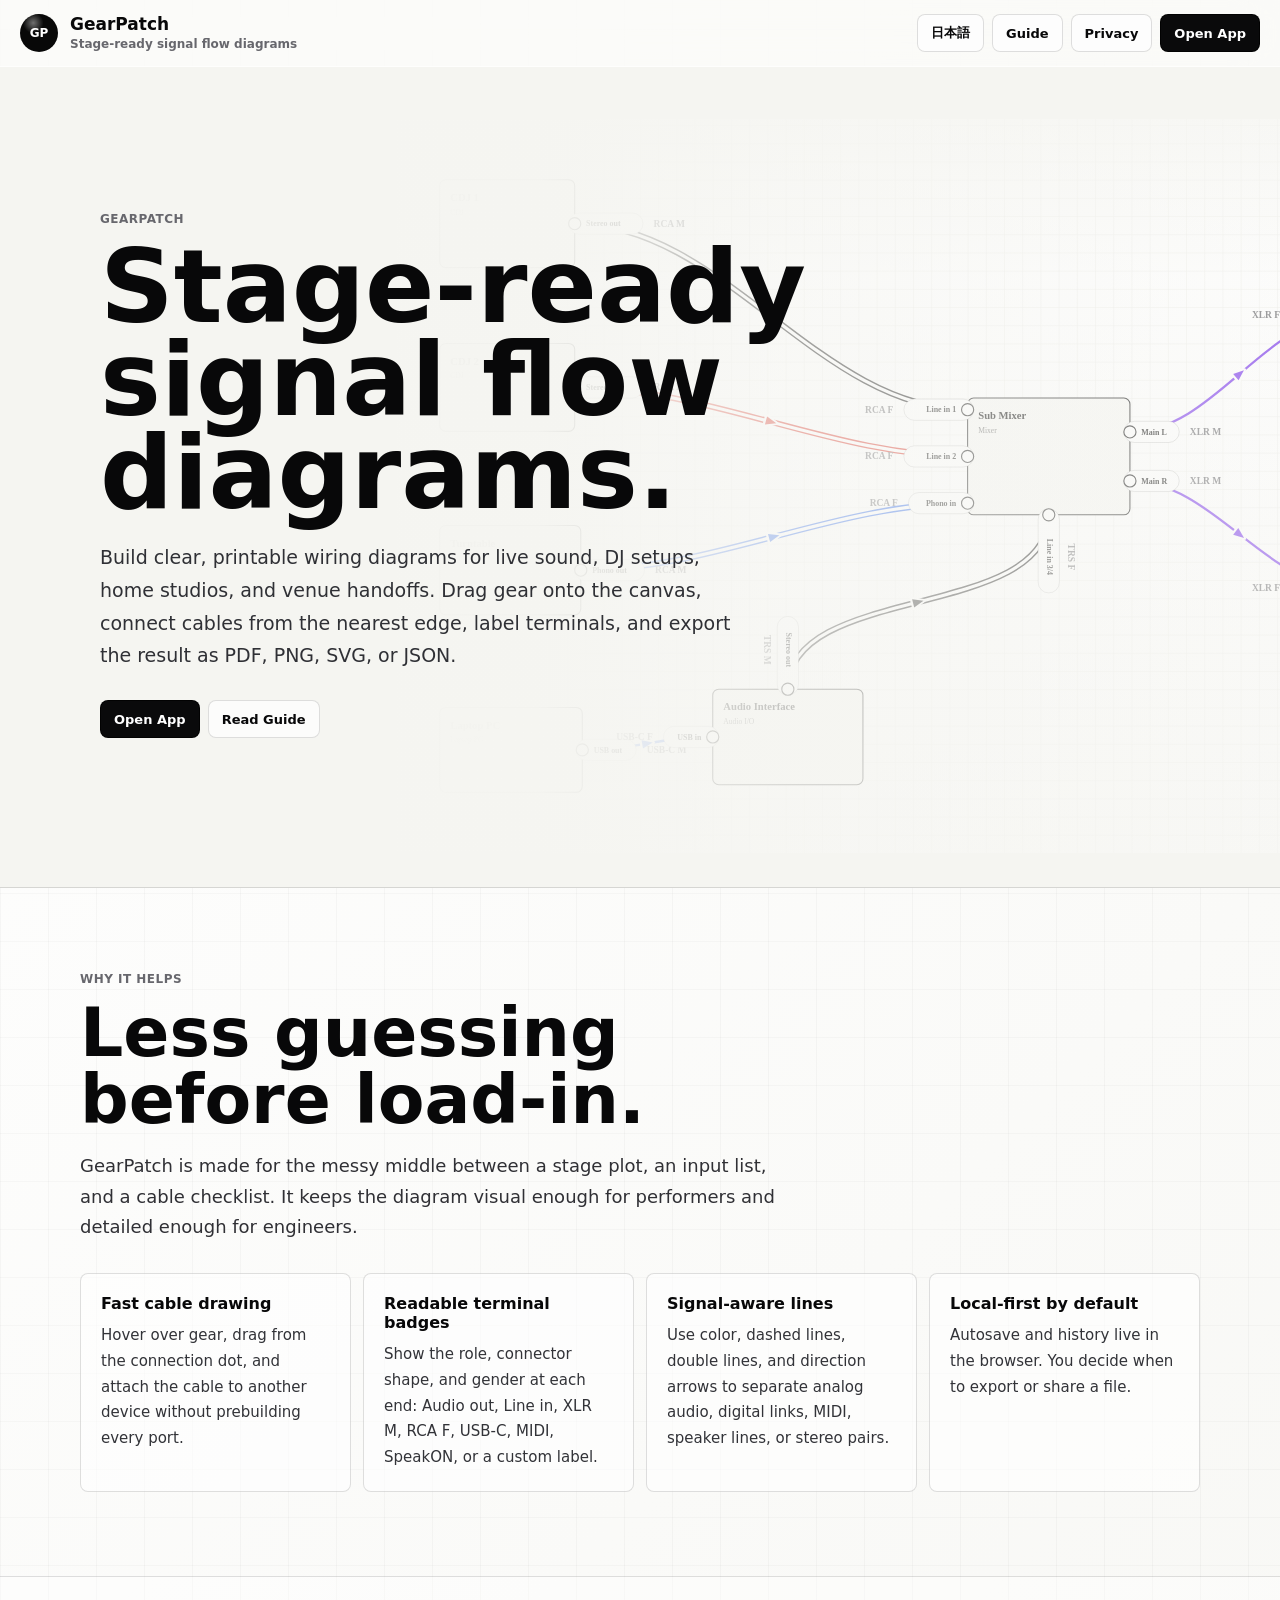
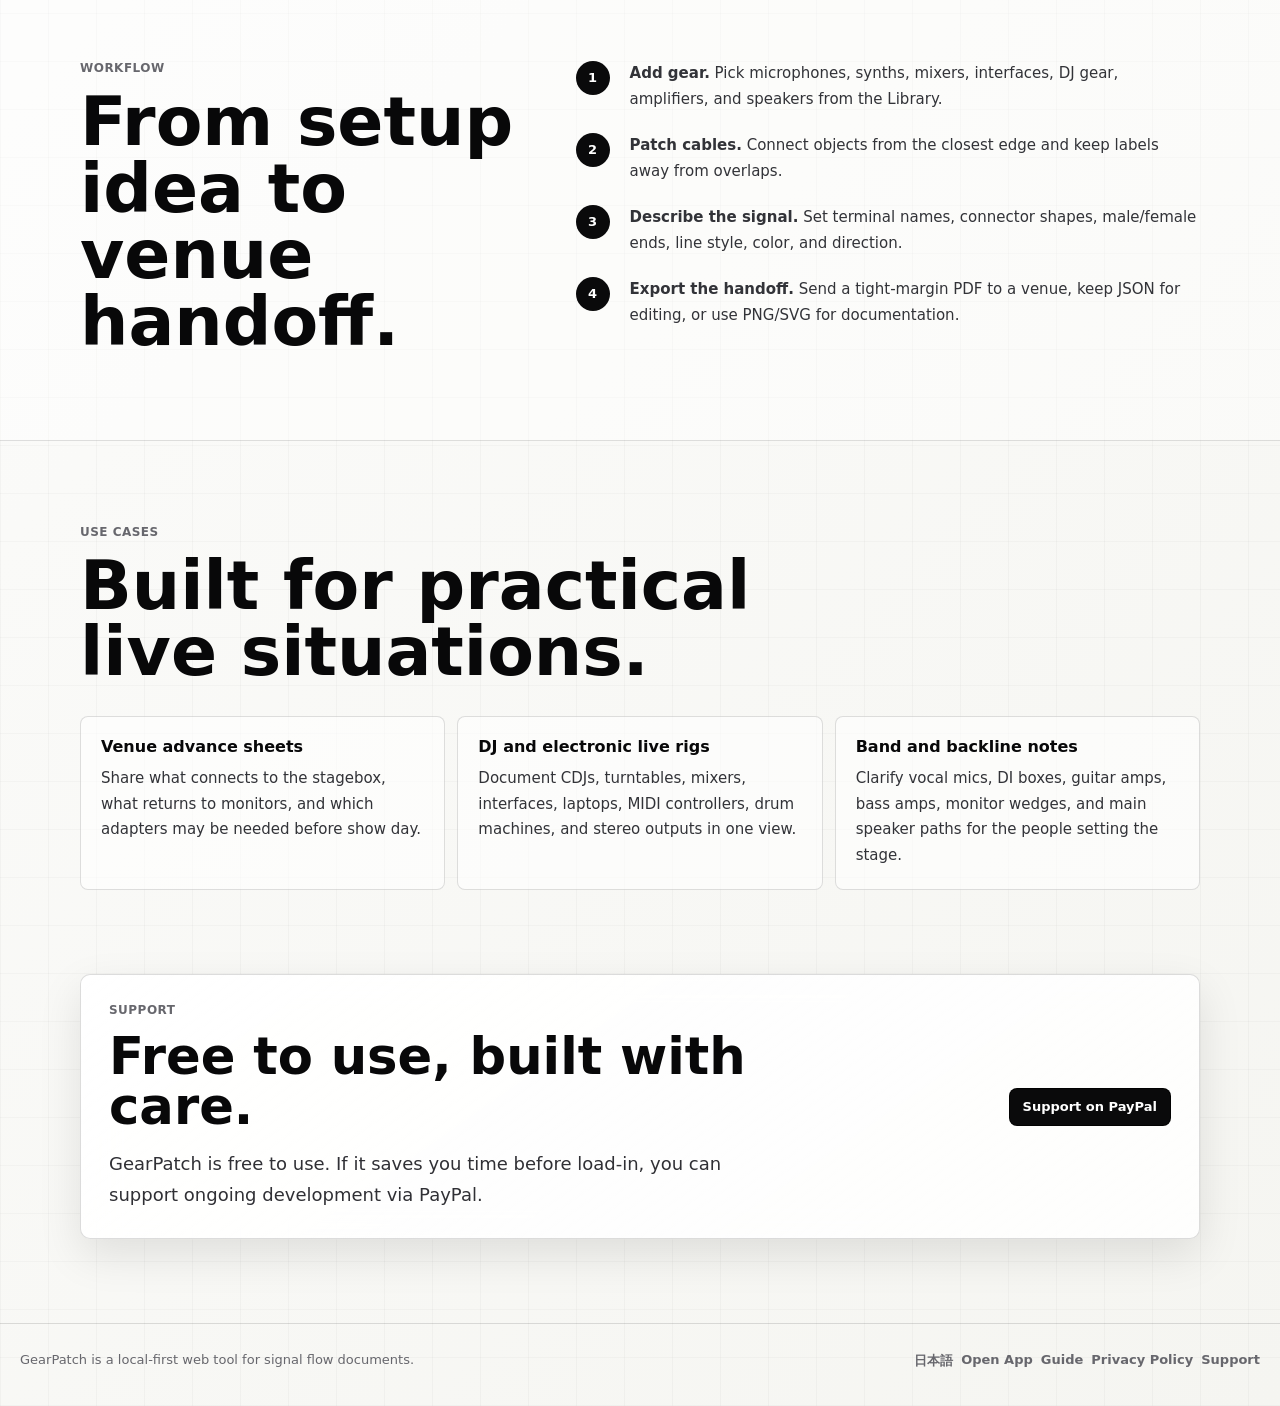
<file: landing.html>
<!doctype html>
<html lang="en">
  <head>
    <!-- Google tag (gtag.js) -->
    <script async src="https://www.googletagmanager.com/gtag/js?id=G-VCMP9NLXW3"></script>
    <script>
      window.dataLayer = window.dataLayer || [];
      function gtag() {
        dataLayer.push(arguments);
      }
      gtag("js", new Date());

      gtag("config", "G-VCMP9NLXW3");
    </script>
    <meta charset="UTF-8" />
    <meta name="viewport" content="width=device-width, initial-scale=1.0" />
    <meta name="google-adsense-account" content="ca-pub-5475971647967700" />
    <link rel="icon" href="./assets/favicon.ico" sizes="any" />
    <link rel="icon" href="./assets/favicon.svg" type="image/svg+xml" />
    <link rel="apple-touch-icon" href="./assets/apple-touch-icon.png" />
    <link rel="manifest" href="./site.webmanifest" />
    <title>GearPatch | Stage-ready signal flow diagrams</title>
    <meta
      name="description"
      content="GearPatch is a local-first web app for drawing stage-ready signal flow diagrams for musicians, DJs, live sound teams, and studios."
    />
    <meta name="robots" content="index,follow" />
    <meta name="theme-color" content="#f5f5f1" />
    <link rel="canonical" href="https://gearpatch.datafruits.fm/landing.html" />
    <link rel="alternate" hreflang="en" href="https://gearpatch.datafruits.fm/landing.html" />
    <link rel="alternate" hreflang="ja" href="https://gearpatch.datafruits.fm/landing-ja.html" />
    <link rel="alternate" hreflang="x-default" href="https://gearpatch.datafruits.fm/landing.html" />
    <meta property="og:site_name" content="GearPatch" />
    <meta property="og:type" content="website" />
    <meta property="og:title" content="GearPatch | Stage-ready signal flow diagrams" />
    <meta
      property="og:description"
      content="Draw clean, printable wiring diagrams for live sound, DJ setups, home studios, and venue handoffs."
    />
    <meta property="og:url" content="https://gearpatch.datafruits.fm/landing.html" />
    <meta property="og:image" content="https://gearpatch.datafruits.fm/assets/og-gearpatch.png" />
    <meta property="og:image:type" content="image/png" />
    <meta property="og:image:width" content="1200" />
    <meta property="og:image:height" content="630" />
    <meta name="twitter:card" content="summary_large_image" />
    <meta name="twitter:title" content="GearPatch | Stage-ready signal flow diagrams" />
    <meta
      name="twitter:description"
      content="Draw clean, printable wiring diagrams for live sound, DJ setups, home studios, and venue handoffs."
    />
    <meta name="twitter:image" content="https://gearpatch.datafruits.fm/assets/og-gearpatch.png" />
    <link rel="stylesheet" href="./landing.css?v=20260526b" />
    <script
      async
      src="https://pagead2.googlesyndication.com/pagead/js/adsbygoogle.js?client=ca-pub-5475971647967700"
      crossorigin="anonymous"
    ></script>
    <script type="application/ld+json">
      {
        "@context": "https://schema.org",
        "@type": "SoftwareApplication",
        "name": "GearPatch",
        "url": "https://gearpatch.datafruits.fm/landing.html",
        "applicationCategory": "DesignApplication",
        "operatingSystem": "Any",
        "description": "GearPatch helps musicians, DJs, live sound teams, and studios create stage-ready signal flow diagrams in the browser.",
        "image": "https://gearpatch.datafruits.fm/assets/og-gearpatch.png",
        "offers": {
          "@type": "Offer",
          "price": "0",
          "priceCurrency": "USD"
        }
      }
    </script>
  </head>
  <body>
    <header class="site-header">
      <a class="brand-link" href="./landing.html" aria-label="GearPatch landing page">
        <span class="brand-mark" aria-hidden="true">GP</span>
        <span>
          <span class="brand-title">GearPatch</span>
          <span class="brand-subtitle">Stage-ready signal flow diagrams</span>
        </span>
      </a>
      <nav class="site-nav" aria-label="Site navigation">
        <a href="./landing-ja.html">日本語</a>
        <a href="./guide.html">Guide</a>
        <a href="./privacy.html">Privacy</a>
        <a class="nav-primary" href="./index.html">Open App</a>
      </nav>
    </header>

    <main>
      <section class="hero" aria-label="GearPatch overview">
        <figure class="hero-diagram" aria-label="Example GearPatch DJ signal flow diagram">
          <img
            src="./assets/hero-dj-flow.svg"
            alt="GearPatch DJ set signal flow diagram with CDJs, a turntable, an audio interface, a sub mixer, and main speakers."
          />
        </figure>
        <div class="hero-copy">
          <p class="eyebrow">GearPatch</p>
          <h1>Stage-ready signal flow diagrams.</h1>
          <p>
            Build clear, printable wiring diagrams for live sound, DJ setups, home studios, and venue handoffs.
            Drag gear onto the canvas, connect cables from the nearest edge, label terminals, and export the result as PDF, PNG, SVG, or JSON.
          </p>
          <div class="hero-actions">
            <a class="button primary" href="./index.html">Open App</a>
            <a class="button secondary" href="./guide.html">Read Guide</a>
          </div>
        </div>
      </section>

      <section class="section-band">
        <div class="section-inner">
          <p class="eyebrow">Why it helps</p>
          <h2>Less guessing before load-in.</h2>
          <p class="section-lead">
            GearPatch is made for the messy middle between a stage plot, an input list, and a cable checklist.
            It keeps the diagram visual enough for performers and detailed enough for engineers.
          </p>
          <div class="feature-grid">
            <article>
              <h3>Fast cable drawing</h3>
              <p>Hover over gear, drag from the connection dot, and attach the cable to another device without prebuilding every port.</p>
            </article>
            <article>
              <h3>Readable terminal badges</h3>
              <p>Show the role, connector shape, and gender at each end: Audio out, Line in, XLR M, RCA F, USB-C, MIDI, SpeakON, or a custom label.</p>
            </article>
            <article>
              <h3>Signal-aware lines</h3>
              <p>Use color, dashed lines, double lines, and direction arrows to separate analog audio, digital links, MIDI, speaker lines, or stereo pairs.</p>
            </article>
            <article>
              <h3>Local-first by default</h3>
              <p>Autosave and history live in the browser. You decide when to export or share a file.</p>
            </article>
          </div>
        </div>
      </section>

      <section class="section-band muted-band">
        <div class="section-inner split-layout">
          <div>
            <p class="eyebrow">Workflow</p>
            <h2>From setup idea to venue handoff.</h2>
          </div>
          <ol class="steps">
            <li><strong>Add gear.</strong> Pick microphones, synths, mixers, interfaces, DJ gear, amplifiers, and speakers from the Library.</li>
            <li><strong>Patch cables.</strong> Connect objects from the closest edge and keep labels away from overlaps.</li>
            <li><strong>Describe the signal.</strong> Set terminal names, connector shapes, male/female ends, line style, color, and direction.</li>
            <li><strong>Export the handoff.</strong> Send a tight-margin PDF to a venue, keep JSON for editing, or use PNG/SVG for documentation.</li>
          </ol>
        </div>
      </section>

      <section class="section-band">
        <div class="section-inner">
          <p class="eyebrow">Use cases</p>
          <h2>Built for practical live situations.</h2>
          <div class="use-case-list">
            <article>
              <h3>Venue advance sheets</h3>
              <p>Share what connects to the stagebox, what returns to monitors, and which adapters may be needed before show day.</p>
            </article>
            <article>
              <h3>DJ and electronic live rigs</h3>
              <p>Document CDJs, turntables, mixers, interfaces, laptops, MIDI controllers, drum machines, and stereo outputs in one view.</p>
            </article>
            <article>
              <h3>Band and backline notes</h3>
              <p>Clarify vocal mics, DI boxes, guitar amps, bass amps, monitor wedges, and main speaker paths for the people setting the stage.</p>
            </article>
          </div>
        </div>
      </section>

      <section class="section-band support-band">
        <div class="section-inner support-panel">
          <div>
            <p class="eyebrow">Support</p>
            <h2>Free to use, built with care.</h2>
            <p class="section-lead">
              GearPatch is free to use. If it saves you time before load-in, you can support ongoing development via PayPal.
            </p>
          </div>
          <a class="button primary" href="https://www.paypal.com/paypalme/ksd6700" target="_blank" rel="noopener">Support on PayPal</a>
        </div>
      </section>
    </main>

    <footer class="site-footer">
      <p>GearPatch is a local-first web tool for signal flow documents.</p>
      <nav aria-label="Footer navigation">
        <a href="./landing-ja.html">日本語</a>
        <a href="./index.html">Open App</a>
        <a href="./guide.html">Guide</a>
        <a href="./privacy.html">Privacy Policy</a>
        <a href="https://www.paypal.com/paypalme/ksd6700" target="_blank" rel="noopener">Support</a>
      </nav>
    </footer>
  </body>
</html>
</file>
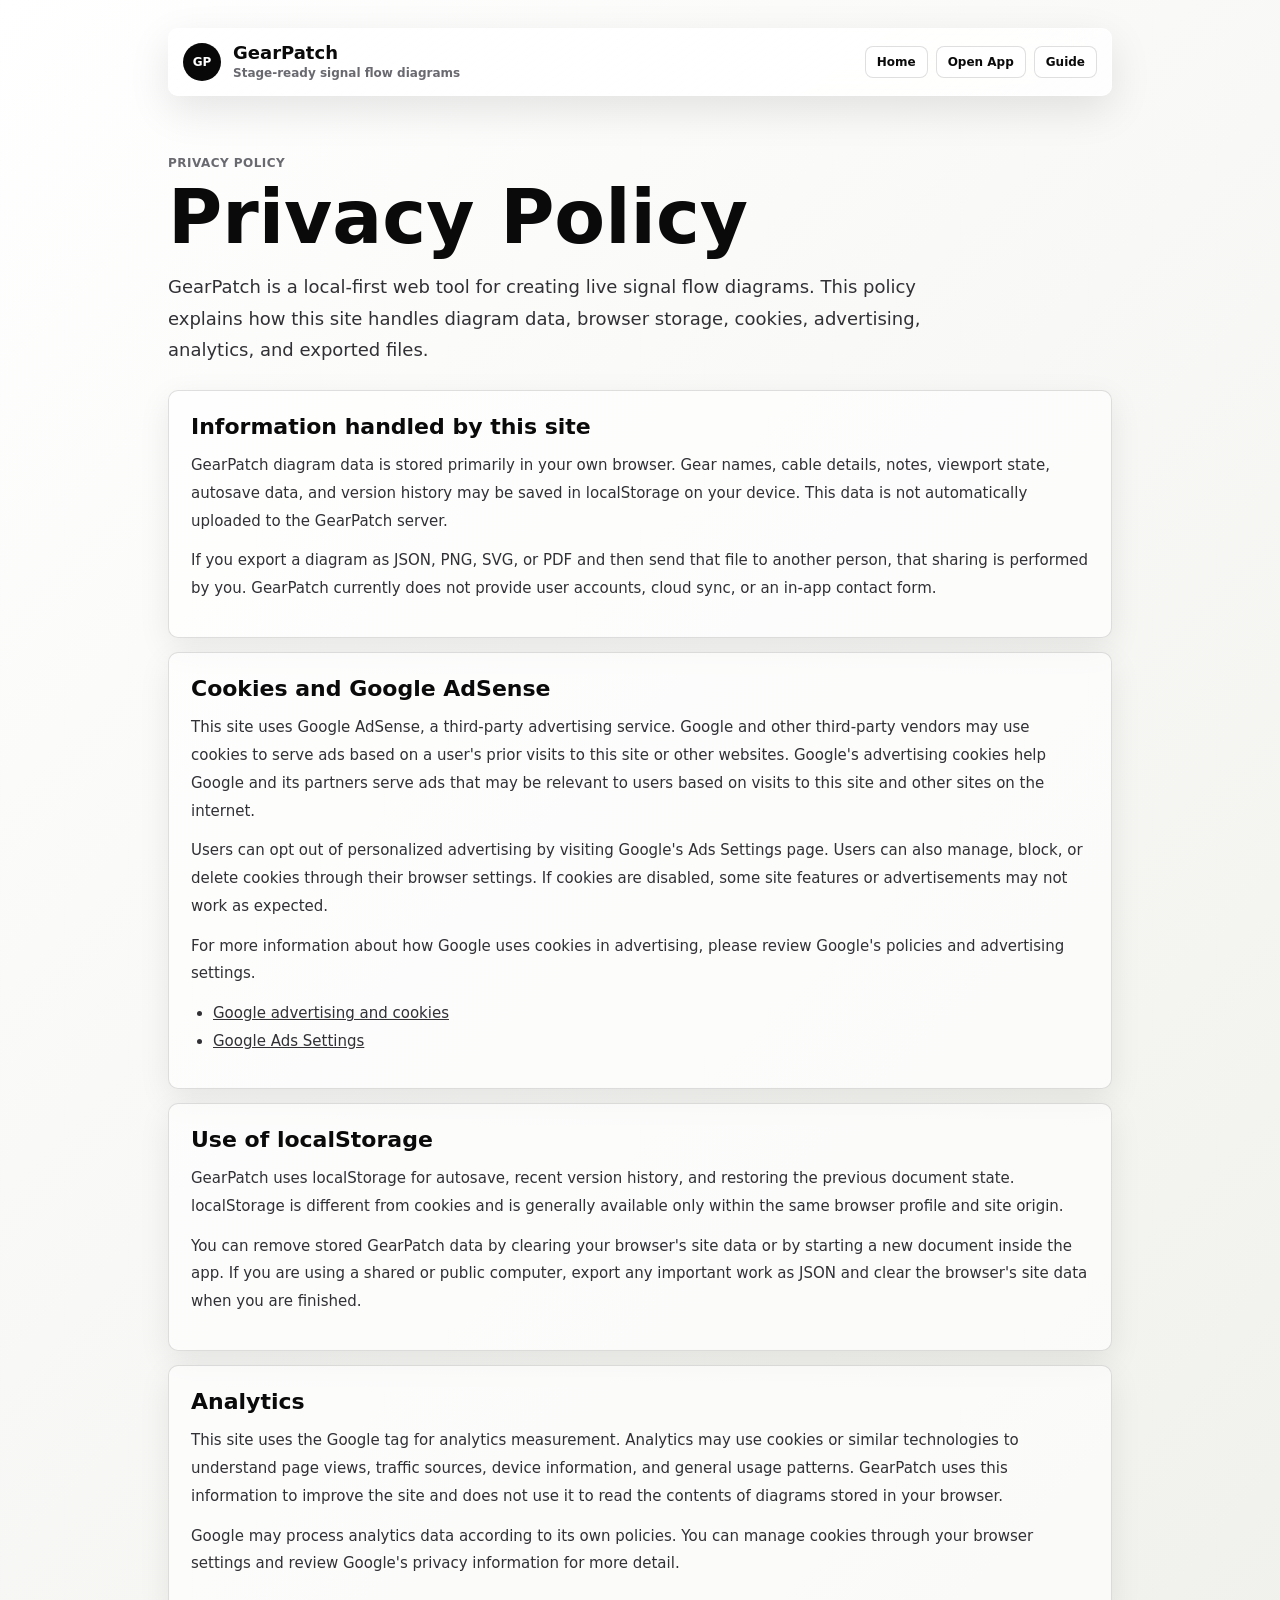
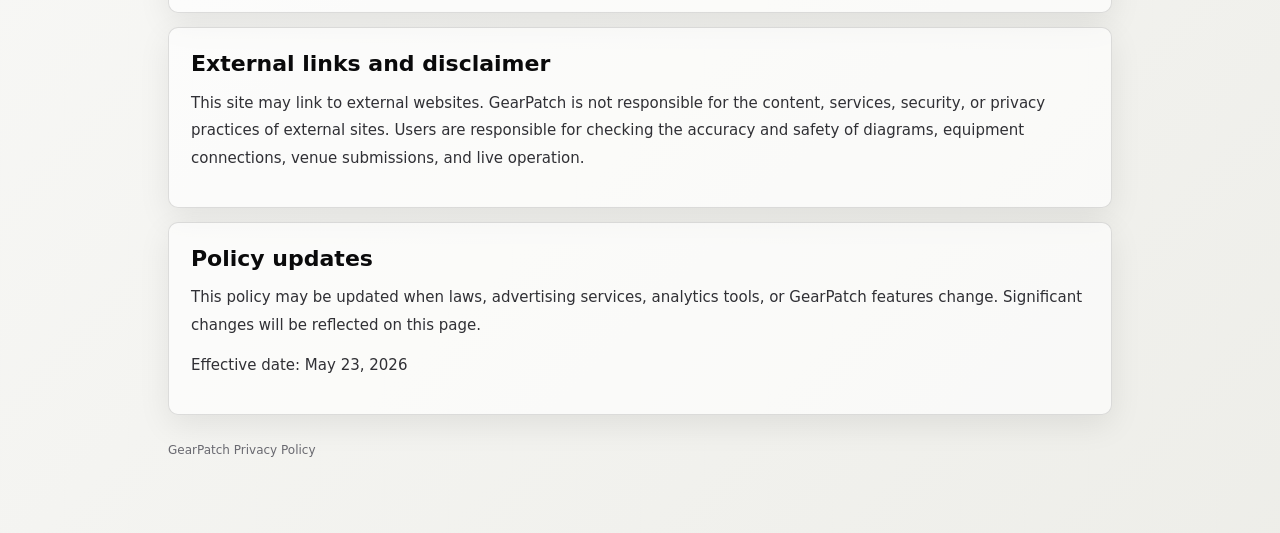
<file: privacy.html>
<!doctype html>
<html lang="en">
  <head>
    <!-- Google tag (gtag.js) -->
    <script async src="https://www.googletagmanager.com/gtag/js?id=G-VCMP9NLXW3"></script>
    <script>
      window.dataLayer = window.dataLayer || [];
      function gtag() {
        dataLayer.push(arguments);
      }
      gtag("js", new Date());

      gtag("config", "G-VCMP9NLXW3");
    </script>
    <meta charset="UTF-8" />
    <meta name="viewport" content="width=device-width, initial-scale=1.0" />
    <meta name="google-adsense-account" content="ca-pub-5475971647967700" />
    <link rel="icon" href="./assets/favicon.ico" sizes="any" />
    <link rel="icon" href="./assets/favicon.svg" type="image/svg+xml" />
    <link rel="apple-touch-icon" href="./assets/apple-touch-icon.png" />
    <link rel="manifest" href="./site.webmanifest" />
    <title>Privacy Policy | GearPatch</title>
    <meta
      name="description"
      content="GearPatch privacy policy covering local storage, cookies, Google AdSense, advertising, analytics, and exported files."
    />
    <meta name="robots" content="index,follow" />
    <meta name="theme-color" content="#f5f5f1" />
    <link rel="canonical" href="https://gearpatch.datafruits.fm/privacy.html" />
    <meta property="og:site_name" content="GearPatch" />
    <meta property="og:type" content="website" />
    <meta property="og:title" content="Privacy Policy | GearPatch" />
    <meta
      property="og:description"
      content="How GearPatch handles local storage, cookies, Google AdSense, analytics, and exported files."
    />
    <meta property="og:url" content="https://gearpatch.datafruits.fm/privacy.html" />
    <meta property="og:image" content="https://gearpatch.datafruits.fm/assets/og-gearpatch.png" />
    <meta property="og:image:type" content="image/png" />
    <meta property="og:image:width" content="1200" />
    <meta property="og:image:height" content="630" />
    <meta name="twitter:card" content="summary_large_image" />
    <meta name="twitter:title" content="Privacy Policy | GearPatch" />
    <meta
      name="twitter:description"
      content="How GearPatch handles local storage, cookies, Google AdSense, analytics, and exported files."
    />
    <meta name="twitter:image" content="https://gearpatch.datafruits.fm/assets/og-gearpatch.png" />
    <link rel="stylesheet" href="./pages.css?v=20260523b" />
    <script
      async
      src="https://pagead2.googlesyndication.com/pagead/js/adsbygoogle.js?client=ca-pub-5475971647967700"
      crossorigin="anonymous"
    ></script>
    <script type="application/ld+json">
      {
        "@context": "https://schema.org",
        "@type": "WebPage",
        "name": "Privacy Policy | GearPatch",
        "url": "https://gearpatch.datafruits.fm/privacy.html",
        "description": "GearPatch privacy policy covering local storage, cookies, Google AdSense, advertising, analytics, and exported files.",
        "isPartOf": {
          "@type": "WebSite",
          "name": "GearPatch",
          "url": "https://gearpatch.datafruits.fm/"
        }
      }
    </script>
  </head>
  <body>
    <main class="page-shell">
      <header class="page-header">
        <a class="brand-link" href="./landing.html" aria-label="GearPatch home">
          <span class="brand-mark">GP</span>
          <span>
            <span class="brand-title">GearPatch</span>
            <span class="brand-subtitle">Stage-ready signal flow diagrams</span>
          </span>
        </a>
        <nav class="page-nav" aria-label="Site navigation">
          <a href="./landing.html">Home</a>
          <a href="./index.html">Open App</a>
          <a href="./guide.html">Guide</a>
        </nav>
      </header>

      <section class="hero">
        <p class="eyebrow">Privacy Policy</p>
        <h1>Privacy Policy</h1>
        <p class="lead">
          GearPatch is a local-first web tool for creating live signal flow diagrams.
          This policy explains how this site handles diagram data, browser storage, cookies, advertising, analytics, and exported files.
        </p>
      </section>

      <div class="content-grid">
        <section class="content-section">
          <h2>Information handled by this site</h2>
          <p>
            GearPatch diagram data is stored primarily in your own browser. Gear names, cable details, notes, viewport state, autosave data, and version history may be saved in localStorage on your device.
            This data is not automatically uploaded to the GearPatch server.
          </p>
          <p>
            If you export a diagram as JSON, PNG, SVG, or PDF and then send that file to another person, that sharing is performed by you.
            GearPatch currently does not provide user accounts, cloud sync, or an in-app contact form.
          </p>
        </section>

        <section class="content-section">
          <h2>Cookies and Google AdSense</h2>
          <p>
            This site uses Google AdSense, a third-party advertising service. Google and other third-party vendors may use cookies to serve ads based on a user's prior visits to this site or other websites.
            Google's advertising cookies help Google and its partners serve ads that may be relevant to users based on visits to this site and other sites on the internet.
          </p>
          <p>
            Users can opt out of personalized advertising by visiting Google's Ads Settings page. Users can also manage, block, or delete cookies through their browser settings.
            If cookies are disabled, some site features or advertisements may not work as expected.
          </p>
          <p>
            For more information about how Google uses cookies in advertising, please review Google's policies and advertising settings.
          </p>
          <ul>
            <li><a href="https://policies.google.com/technologies/ads" target="_blank" rel="noopener">Google advertising and cookies</a></li>
            <li><a href="https://adssettings.google.com/" target="_blank" rel="noopener">Google Ads Settings</a></li>
          </ul>
        </section>

        <section class="content-section">
          <h2>Use of localStorage</h2>
          <p>
            GearPatch uses localStorage for autosave, recent version history, and restoring the previous document state.
            localStorage is different from cookies and is generally available only within the same browser profile and site origin.
          </p>
          <p>
            You can remove stored GearPatch data by clearing your browser's site data or by starting a new document inside the app.
            If you are using a shared or public computer, export any important work as JSON and clear the browser's site data when you are finished.
          </p>
        </section>

        <section class="content-section">
          <h2>Analytics</h2>
          <p>
            This site uses the Google tag for analytics measurement. Analytics may use cookies or similar technologies to understand page views, traffic sources, device information, and general usage patterns.
            GearPatch uses this information to improve the site and does not use it to read the contents of diagrams stored in your browser.
          </p>
          <p>
            Google may process analytics data according to its own policies. You can manage cookies through your browser settings and review Google's privacy information for more detail.
          </p>
        </section>

        <section class="content-section">
          <h2>External links and disclaimer</h2>
          <p>
            This site may link to external websites. GearPatch is not responsible for the content, services, security, or privacy practices of external sites.
            Users are responsible for checking the accuracy and safety of diagrams, equipment connections, venue submissions, and live operation.
          </p>
        </section>

        <section class="content-section">
          <h2>Policy updates</h2>
          <p>
            This policy may be updated when laws, advertising services, analytics tools, or GearPatch features change.
            Significant changes will be reflected on this page.
          </p>
          <p class="note">Effective date: May 23, 2026</p>
        </section>
      </div>

      <footer class="page-footer">
        <p>GearPatch Privacy Policy</p>
      </footer>
    </main>
  </body>
</html>
</file>
<file: styles.css>
:root {
  color-scheme: light;
  --ink: #0a0a0b;
  --muted: #6a6a70;
  --line: rgba(12, 12, 14, 0.12);
  --line-strong: rgba(12, 12, 14, 0.22);
  --paper: #f6f6f3;
  --paper-2: #ffffff;
  --glass: rgba(255, 255, 255, 0.62);
  --glass-dark: rgba(8, 8, 9, 0.7);
  --shadow: 0 24px 80px rgba(0, 0, 0, 0.14);
  --shadow-tight: 0 12px 36px rgba(0, 0, 0, 0.13);
  --radius: 8px;
  --topbar: 68px;
  --left: 282px;
  --right: 324px;
  --grid: 24px;
  font-family:
    Inter, ui-sans-serif, system-ui, -apple-system, BlinkMacSystemFont, "Segoe UI", sans-serif;
}

* {
  box-sizing: border-box;
}

html,
body {
  width: 100%;
  height: 100%;
  margin: 0;
}

body {
  color: var(--ink);
  overflow: hidden;
  background:
    linear-gradient(135deg, rgba(255, 255, 255, 0.95), rgba(238, 238, 233, 0.95)),
    repeating-linear-gradient(90deg, rgba(0, 0, 0, 0.025) 0 1px, transparent 1px 64px);
}

button,
input,
textarea,
select {
  font: inherit;
}

button {
  color: inherit;
  cursor: pointer;
}

.app-shell {
  display: grid;
  grid-template-columns: var(--left) minmax(0, 1fr) var(--right);
  grid-template-rows: var(--topbar) minmax(0, 1fr);
  width: 100vw;
  height: 100vh;
  padding: 12px;
  gap: 12px;
}

.glass-panel,
.floating-card {
  position: relative;
  overflow: hidden;
  border: 1px solid rgba(255, 255, 255, 0.65);
  background:
    linear-gradient(145deg, rgba(255, 255, 255, 0.78), rgba(255, 255, 255, 0.42)),
    rgba(255, 255, 255, 0.48);
  box-shadow: var(--shadow-tight);
  backdrop-filter: blur(26px) saturate(1.35);
  -webkit-backdrop-filter: blur(26px) saturate(1.35);
}

.glass-panel::before,
.floating-card::before {
  content: "";
  position: absolute;
  inset: 0;
  pointer-events: none;
  background:
    linear-gradient(120deg, rgba(255, 255, 255, 0.78), transparent 34%),
    linear-gradient(300deg, transparent 62%, rgba(255, 255, 255, 0.5));
  opacity: 0.7;
}

.topbar {
  z-index: 10;
  grid-column: 1 / -1;
  display: flex;
  align-items: center;
  justify-content: space-between;
  gap: 18px;
  min-width: 0;
  padding: 10px 12px;
  border-radius: var(--radius);
  overflow: visible;
}

.brand {
  position: relative;
  display: flex;
  align-items: center;
  gap: 12px;
  min-width: 220px;
}

.brand-button {
  appearance: none;
  padding: 0;
  border: 0;
  color: inherit;
  background: transparent;
  font: inherit;
  text-align: left;
  cursor: pointer;
}

.brand-button:focus:not(:focus-visible) {
  outline: none;
}

.brand-button:focus-visible {
  outline: 2px solid rgba(0, 0, 0, 0.34);
  outline-offset: 4px;
  border-radius: 10px;
}

.brand-button:hover .brand-title {
  text-decoration: underline;
  text-decoration-thickness: 1px;
  text-underline-offset: 3px;
}

.brand-mark {
  display: grid;
  flex: 0 0 auto;
  width: 38px;
  height: 38px;
  place-items: center;
  border: 1px solid rgba(0, 0, 0, 0.16);
  border-radius: 50%;
  color: #fff;
  background:
    radial-gradient(circle at 34% 22%, rgba(255, 255, 255, 0.42), transparent 28%),
    #080808;
  font-size: 12px;
  font-weight: 740;
  letter-spacing: 0;
  box-shadow: inset 0 1px 0 rgba(255, 255, 255, 0.2), 0 10px 24px rgba(0, 0, 0, 0.22);
}

h1,
h2,
h3,
p {
  margin: 0;
}

.brand-title {
  display: block;
  font-size: 18px;
  font-weight: 880;
  line-height: 1;
  letter-spacing: 0;
}

.brand-subtitle {
  display: block;
  margin-top: 4px;
  color: var(--muted);
  font-size: 11px;
}

.toolbar {
  position: relative;
  display: flex;
  align-items: center;
  justify-content: center;
  gap: 7px;
  min-width: 0;
  flex-wrap: wrap;
}

.toolbar-divider {
  width: 1px;
  height: 24px;
  background: rgba(0, 0, 0, 0.16);
}

.layer-switch {
  display: inline-grid;
  grid-template-columns: repeat(2, minmax(0, 1fr));
  gap: 4px;
  min-width: 156px;
  height: 34px;
  padding: 4px;
  border: 1px solid rgba(0, 0, 0, 0.12);
  border-radius: 8px;
  background: rgba(255, 255, 255, 0.42);
  box-shadow: inset 0 1px 0 rgba(255, 255, 255, 0.84), 0 4px 12px rgba(0, 0, 0, 0.06);
}

.layer-switch > button,
.layer-switch .layer-menu-wrap > button {
  display: inline-flex;
  align-items: center;
  justify-content: center;
  gap: 5px;
  min-width: 0;
  padding: 0 8px;
  border: 0;
  border-radius: 6px;
  color: var(--muted);
  background: transparent;
  font-size: 11px;
  font-weight: 820;
}

.layer-switch > button.active,
.layer-switch .layer-menu-wrap > button.active {
  color: #fff;
  background: #111;
}

.layer-switch .tabler-icon {
  width: 15px;
  height: 15px;
}

.layer-switch .layer-menu-wrap {
  min-width: 0;
}

.layer-switch .layer-menu-wrap > button {
  width: 100%;
  height: 100%;
}

.layer-switch [data-menu-button]::after {
  content: "";
  width: 5px;
  height: 5px;
  margin: -3px 0 0 0;
  border-right: 1.6px solid currentColor;
  border-bottom: 1.6px solid currentColor;
  opacity: 0.72;
  transform: rotate(45deg);
  transition: transform 160ms ease, opacity 160ms ease;
}

.layer-switch [data-menu-button][aria-expanded="true"]::after {
  margin-top: 3px;
  opacity: 1;
  transform: rotate(225deg);
}

.layer-switch .app-menu {
  min-width: 176px;
}

.menu-wrap {
  position: relative;
}

.app-menu {
  position: absolute;
  z-index: 20;
  top: calc(100% + 8px);
  left: 50%;
  display: grid;
  min-width: 156px;
  padding: 6px;
  border-color: rgba(0, 0, 0, 0.09);
  border-radius: 8px;
  background:
    linear-gradient(145deg, rgba(255, 255, 255, 0.96), rgba(250, 250, 248, 0.9)),
    rgba(255, 255, 255, 0.92);
  box-shadow: 0 18px 46px rgba(0, 0, 0, 0.16);
  transform: translateX(-50%);
}

.app-menu::before {
  opacity: 0.28;
}

.app-menu button {
  position: relative;
  z-index: 1;
  display: flex;
  align-items: center;
  gap: 9px;
  width: 100%;
  min-height: 34px;
  padding: 0 10px;
  border: 0;
  border-radius: 6px;
  color: #111;
  background: transparent;
  font-size: 12px;
  font-weight: 760;
  text-align: left;
}

.app-menu button:hover {
  background: rgba(0, 0, 0, 0.08);
}

.menu-separator {
  position: relative;
  z-index: 1;
  display: block;
  height: 1px;
  margin: 5px 6px;
  background: rgba(0, 0, 0, 0.12);
}

.icon-button,
.text-button,
.mini-button,
.template-button,
.full-button {
  position: relative;
  display: inline-flex;
  align-items: center;
  justify-content: center;
  border: 1px solid rgba(0, 0, 0, 0.13);
  border-radius: 8px;
  background:
    linear-gradient(180deg, rgba(255, 255, 255, 0.72), rgba(255, 255, 255, 0.35)),
    rgba(255, 255, 255, 0.44);
  box-shadow: inset 0 1px 0 rgba(255, 255, 255, 0.85), 0 4px 12px rgba(0, 0, 0, 0.08);
  transition: transform 160ms ease, border-color 160ms ease, background 160ms ease;
}

.icon-button:hover,
.text-button:hover,
.mini-button:hover,
.template-button:hover,
.full-button:hover {
  transform: translateY(-1px);
  border-color: rgba(0, 0, 0, 0.28);
  background: rgba(255, 255, 255, 0.75);
}

.icon-button:active,
.text-button:active,
.mini-button:active,
.template-button:active,
.full-button:active {
  transform: translateY(0);
}

.icon-button:focus:not(:focus-visible),
.text-button:focus:not(:focus-visible),
.mini-button:focus:not(:focus-visible),
.template-button:focus:not(:focus-visible),
.full-button:focus:not(:focus-visible) {
  outline: none;
}

.icon-button:focus-visible,
.text-button:focus-visible,
.mini-button:focus-visible,
.template-button:focus-visible,
.full-button:focus-visible {
  outline: 2px solid rgba(0, 0, 0, 0.34);
  outline-offset: 2px;
}

.icon-button {
  width: 36px;
  height: 34px;
  line-height: 1;
}

.tabler-icon {
  width: 18px;
  height: 18px;
  flex: 0 0 auto;
  fill: none;
  stroke: currentColor;
  stroke-width: 2;
  stroke-linecap: round;
  stroke-linejoin: round;
}

.icon-button .tabler-icon {
  width: 19px;
  height: 19px;
}

.text-button .tabler-icon,
.app-menu .tabler-icon {
  width: 16px;
  height: 16px;
}

.icon-button.tiny {
  width: 28px;
  height: 28px;
  font-size: 14px;
}

.text-button {
  gap: 7px;
  height: 34px;
  padding: 0 12px;
  font-size: 12px;
  font-weight: 680;
}

.text-button[data-menu-button]::after {
  content: "";
  width: 6px;
  height: 6px;
  margin: -3px 0 0 2px;
  border-right: 1.8px solid currentColor;
  border-bottom: 1.8px solid currentColor;
  opacity: 0.64;
  transform: rotate(45deg);
  transition: transform 160ms ease, opacity 160ms ease;
}

.text-button[data-menu-button][aria-expanded="true"]::after {
  margin-top: 3px;
  opacity: 0.92;
  transform: rotate(225deg);
}

.text-button.danger,
.full-button.danger {
  color: #fff;
  border-color: rgba(0, 0, 0, 0.82);
  background:
    radial-gradient(circle at 24% 14%, rgba(255, 255, 255, 0.28), transparent 34%),
    #101011;
}

.status-chip {
  position: relative;
  min-width: 84px;
  padding: 0;
  border: 0;
  border-radius: 0;
  color: var(--muted);
  background: transparent;
  font-size: 11px;
  font-weight: 700;
  text-align: right;
  box-shadow: none;
  pointer-events: none;
}

.left-panel,
.right-panel {
  min-height: 0;
  padding: 12px;
  border-radius: var(--radius);
  overflow-y: auto;
}

.left-panel {
  grid-column: 1;
  grid-row: 2;
}

.right-panel {
  grid-column: 3;
  grid-row: 2;
}

.panel-section {
  position: relative;
  padding: 0 0 16px;
}

.panel-section + .panel-section {
  padding-top: 14px;
  border-top: 1px solid rgba(0, 0, 0, 0.09);
}

.section-heading {
  display: flex;
  align-items: center;
  justify-content: space-between;
  gap: 12px;
  min-height: 30px;
  margin-bottom: 10px;
  color: #111;
  font-size: 11px;
  font-weight: 800;
  letter-spacing: 0;
  text-transform: uppercase;
}

.inspector-heading {
  justify-content: flex-start;
  gap: 4px;
}

.mini-button {
  width: 28px;
  height: 28px;
  font-size: 14px;
  font-weight: 760;
}

.count-pill {
  padding: 0;
  border: 0;
  border-radius: 0;
  color: var(--muted);
  background: transparent;
  font-size: 10px;
  font-weight: 760;
  text-transform: none;
  box-shadow: none;
  pointer-events: none;
}

.count-pill[hidden] {
  display: none;
}

.search-wrap,
label {
  display: grid;
  gap: 7px;
  color: var(--muted);
  font-size: 11px;
  font-weight: 760;
}

.field-label {
  display: block;
  margin-bottom: 7px;
  color: var(--muted);
  font-size: 11px;
  font-weight: 760;
}

input,
textarea,
select {
  width: 100%;
  border: 1px solid rgba(0, 0, 0, 0.12);
  border-radius: 8px;
  outline: none;
  color: var(--ink);
  background:
    linear-gradient(180deg, rgba(255, 255, 255, 0.86), rgba(255, 255, 255, 0.55)),
    rgba(255, 255, 255, 0.62);
  box-shadow: inset 0 1px 0 rgba(255, 255, 255, 0.92);
}

input {
  height: 38px;
  padding: 0 11px;
}

textarea {
  min-height: 88px;
  padding: 10px 11px;
  resize: vertical;
}

input:focus,
textarea:focus,
select:focus {
  border-color: rgba(0, 0, 0, 0.38);
  box-shadow: 0 0 0 3px rgba(0, 0, 0, 0.08);
}

select {
  height: 38px;
  padding: 0 10px;
}

input[type="color"] {
  height: 38px;
  padding: 4px;
}

.library-list {
  display: grid;
  gap: 16px;
  margin-top: 10px;
}

.library-group {
  display: grid;
  gap: 8px;
}

.library-group-title {
  margin: 0;
  color: var(--muted);
  font-size: 10px;
  font-weight: 820;
  letter-spacing: 0;
  text-transform: uppercase;
}

.library-item {
  display: grid;
  grid-template-columns: 42px minmax(0, 1fr);
  align-items: center;
  gap: 10px;
  width: 100%;
  min-height: 58px;
  padding: 9px;
  border: 1px solid rgba(0, 0, 0, 0.1);
  border-radius: 8px;
  background:
    linear-gradient(180deg, rgba(255, 255, 255, 0.56), rgba(255, 255, 255, 0.28)),
    rgba(255, 255, 255, 0.38);
  text-align: left;
}

.library-item:hover {
  border-color: rgba(0, 0, 0, 0.32);
}

.library-icon,
.node-icon {
  display: grid;
  place-items: center;
}

.gear-icon-glyph {
  display: block;
  width: 30px;
  height: 30px;
  background: var(--gear-icon-url) center / contain no-repeat;
}

.library-item strong {
  display: block;
  overflow: hidden;
  color: #101010;
  font-size: 13px;
  font-weight: 780;
  text-overflow: ellipsis;
  white-space: nowrap;
}

.library-item span {
  display: block;
  margin-top: 3px;
  overflow: hidden;
  color: var(--muted);
  font-size: 11px;
  text-overflow: ellipsis;
  white-space: nowrap;
}

.template-grid {
  display: grid;
  grid-template-columns: 1fr 1fr;
  gap: 8px;
}

.template-button {
  min-height: 38px;
  font-size: 12px;
  font-weight: 720;
}

.input-list {
  display: grid;
  gap: 6px;
}

.modal-input-list {
  max-height: min(520px, calc(100vh - 140px));
  overflow: auto;
  padding: 14px;
}

.input-row {
  display: grid;
  grid-template-columns: 28px minmax(0, 1fr);
  gap: 8px;
  align-items: start;
  padding: 9px;
  border: 1px solid rgba(0, 0, 0, 0.09);
  border-radius: 8px;
  background: rgba(255, 255, 255, 0.32);
}

.input-row .ch {
  display: grid;
  width: 26px;
  height: 26px;
  place-items: center;
  border-radius: 50%;
  color: #fff;
  background: #111;
  font-size: 11px;
  font-weight: 820;
}

.input-row strong {
  display: block;
  color: #111;
  font-size: 12px;
}

.input-row span {
  display: block;
  margin-top: 2px;
  color: var(--muted);
  font-size: 10px;
  line-height: 1.35;
}

.workspace {
  position: relative;
  grid-column: 2;
  grid-row: 2;
  min-width: 0;
  min-height: 0;
  overflow: hidden;
  border: 1px solid rgba(0, 0, 0, 0.1);
  border-radius: var(--radius);
  background:
    linear-gradient(135deg, #fbfbfa, #eeeeea);
  box-shadow: inset 0 1px 0 rgba(255, 255, 255, 0.8), var(--shadow);
}

.canvas-frame {
  position: absolute;
  inset: 0;
  overflow: hidden;
  cursor: grab;
}

.canvas-frame.panning {
  cursor: grabbing;
}

.canvas-hint {
  position: absolute;
  top: 18px;
  left: 18px;
  z-index: 3;
  display: flex;
  gap: 8px;
  pointer-events: none;
}

.canvas-hint span {
  padding: 7px 10px;
  border: 1px solid rgba(0, 0, 0, 0.09);
  border-radius: 999px;
  color: rgba(0, 0, 0, 0.52);
  background: rgba(255, 255, 255, 0.55);
  backdrop-filter: blur(18px);
  font-size: 11px;
  font-weight: 760;
}

.world {
  position: absolute;
  top: 0;
  left: 0;
  width: 5000px;
  height: 3500px;
  transform-origin: 0 0;
  background:
    linear-gradient(rgba(15, 15, 16, 0.045) 1px, transparent 1px),
    linear-gradient(90deg, rgba(15, 15, 16, 0.045) 1px, transparent 1px);
  background-size: var(--grid) var(--grid), var(--grid) var(--grid);
}

.edge-layer,
.node-layer,
.power-outlet-layer,
.terminal-layer {
  position: absolute;
  inset: 0;
}

.edge-layer {
  z-index: 1;
}

.node-layer {
  z-index: 2;
  pointer-events: none;
}

.power-outlet-layer {
  z-index: 2;
  pointer-events: none;
}

.edge-layer {
  overflow: visible;
  pointer-events: auto;
}

.terminal-layer {
  z-index: 3;
  overflow: visible;
  pointer-events: none;
}

.patch-cable {
  fill: none;
  stroke-linecap: round;
  stroke-linejoin: round;
  filter: drop-shadow(0 2px 1px rgba(255, 255, 255, 0.85));
  pointer-events: none;
}

.patch-cable-hit {
  fill: none;
  stroke: rgba(0, 0, 0, 0.01);
  stroke-width: 18;
  pointer-events: stroke;
}

.patch-cable-hit:hover + .patch-cable {
  stroke-width: 6;
}

.patch-cable.selected {
  filter: drop-shadow(0 0 4px rgba(0, 0, 0, 0.28));
}

.patch-cable.double-gap {
  filter: none;
  opacity: 1;
}

.patch-cable.signal-muted {
  opacity: 0.07;
  filter: none;
}

.power-cable {
  fill: none;
  stroke-linecap: round;
  stroke-linejoin: round;
  filter: drop-shadow(0 2px 1px rgba(255, 255, 255, 0.85));
  pointer-events: none;
}

.power-cable.selected {
  filter: drop-shadow(0 0 4px rgba(0, 0, 0, 0.26));
}

.power-cable.preview {
  opacity: 0.72;
  pointer-events: none;
}

.power-cable-hit {
  fill: none;
  stroke: rgba(0, 0, 0, 0.01);
  stroke-width: 18;
  pointer-events: stroke;
}

.power-cable-hit:hover + .power-cable {
  stroke-width: 5;
}

.power-end-chip-bg {
  fill: rgba(255, 255, 255, 0.94);
  stroke: rgba(0, 0, 0, 0.22);
  stroke-width: 1;
}

.power-end-chip-label {
  fill: #111;
  font-size: 10.5px;
  font-weight: 820;
  letter-spacing: 0;
}

.power-mode .gear-node {
  border-color: rgba(0, 0, 0, 0.18);
}

.power-mode .quick-handle {
  border-color: #111;
  background:
    radial-gradient(circle at 42% 42%, #111 0 24%, transparent 25%),
    #fff;
  cursor: copy;
}

.cable-direction-arrow {
  pointer-events: none;
  filter: drop-shadow(0 2px 2px rgba(255, 255, 255, 0.86));
}

.cable-direction-halo {
  fill: #fff;
  stroke: #fff;
  stroke-width: 4;
  stroke-linejoin: round;
}

.cable-direction-head {
  stroke: rgba(0, 0, 0, 0.16);
  stroke-width: 0.8;
  stroke-linejoin: round;
}

.patch-cable.preview {
  opacity: 0.72;
  stroke-dasharray: 7 7;
  pointer-events: none;
}

.patch-cable-cursor {
  fill: #fff;
  stroke: #111;
  stroke-width: 2;
  filter: drop-shadow(0 4px 12px rgba(0, 0, 0, 0.18));
  pointer-events: none;
}

.patch-cable-cursor.locked {
  fill: #111;
  stroke: #fff;
}

.cable-terminal {
  pointer-events: none;
  filter: drop-shadow(0 2px 2px rgba(255, 255, 255, 0.85));
}

.cable-terminal.selected {
  filter: drop-shadow(0 0 4px rgba(0, 0, 0, 0.24));
}

.cable-end-chip {
  pointer-events: none;
  filter: drop-shadow(0 5px 14px rgba(0, 0, 0, 0.12));
}

.terminal-badge-bg {
  fill: rgba(255, 255, 255, 0.92);
  stroke: rgba(0, 0, 0, 0.2);
  stroke-width: 1;
}

.terminal-badge-icon {
  filter: drop-shadow(0 1px 2px rgba(255, 255, 255, 0.9));
}

.terminal-badge-connector {
  fill: #6e6e72;
  stroke: rgba(255, 255, 255, 0.94);
  stroke-linejoin: round;
  stroke-width: 5;
  paint-order: stroke;
  font-size: 12.5px;
  font-weight: 760;
  letter-spacing: 0;
}

.terminal-badge-label {
  fill: #111;
  font-size: 10.5px;
  font-weight: 820;
  letter-spacing: 0;
}

.cable-end-chip.selected .terminal-badge-bg {
  stroke: rgba(0, 0, 0, 0.55);
  stroke-width: 1.3;
}

.gear-node {
  position: absolute;
  min-width: 120px;
  min-height: 86px;
  display: flex;
  flex-direction: column;
  pointer-events: auto;
  border: 1px solid rgba(0, 0, 0, 0.22);
  border-radius: 8px;
  color: #111;
  background:
    radial-gradient(circle at 28% 12%, rgba(255, 255, 255, 0.95), transparent 28%),
    linear-gradient(145deg, rgba(255, 255, 255, 0.82), rgba(221, 221, 216, 0.72));
  box-shadow: 0 18px 44px rgba(0, 0, 0, 0.18), inset 0 1px 0 rgba(255, 255, 255, 0.94);
  user-select: none;
}

.gear-node.selected {
  border-color: #000;
  box-shadow:
    0 0 0 2px rgba(0, 0, 0, 0.82),
    0 22px 58px rgba(0, 0, 0, 0.2),
    inset 0 1px 0 rgba(255, 255, 255, 0.94);
}

.gear-node.multi-selected {
  outline: 1px dashed rgba(0, 0, 0, 0.58);
  outline-offset: 4px;
}

.gear-node.drop-target {
  border-color: #000;
  box-shadow:
    0 0 0 2px rgba(0, 0, 0, 0.62),
    0 22px 58px rgba(0, 0, 0, 0.2),
    inset 0 1px 0 rgba(255, 255, 255, 0.94);
}

.node-power-watts {
  position: absolute;
  right: 10px;
  bottom: 10px;
  color: var(--muted);
  font-size: 10px;
  font-weight: 820;
}

.power-outlet {
  position: absolute;
  display: grid;
  grid-template-columns: 34px minmax(0, 1fr);
  gap: 10px;
  align-items: center;
  width: 150px;
  height: 84px;
  padding: 12px;
  border: 1px solid rgba(0, 0, 0, 0.22);
  border-radius: 8px;
  color: #111;
  background:
    radial-gradient(circle at 28% 12%, rgba(255, 255, 255, 0.95), transparent 28%),
    linear-gradient(145deg, rgba(255, 255, 255, 0.84), rgba(226, 226, 222, 0.74));
  box-shadow: 0 18px 44px rgba(0, 0, 0, 0.16), inset 0 1px 0 rgba(255, 255, 255, 0.94);
  pointer-events: auto;
  user-select: none;
  touch-action: none;
}

.power-outlet.selected {
  border-color: #000;
  box-shadow:
    0 0 0 2px rgba(0, 0, 0, 0.78),
    0 22px 58px rgba(0, 0, 0, 0.18),
    inset 0 1px 0 rgba(255, 255, 255, 0.94);
}

.power-outlet.drop-target {
  border-color: #000;
  background: #fff;
  box-shadow:
    0 0 0 2px rgba(0, 0, 0, 0.62),
    0 22px 58px rgba(0, 0, 0, 0.18),
    inset 0 1px 0 rgba(255, 255, 255, 0.94);
}

.power-outlet-icon {
  display: grid;
  width: 34px;
  height: 34px;
  place-items: center;
  border: 1px solid rgba(0, 0, 0, 0.16);
  border-radius: 7px;
  background: rgba(255, 255, 255, 0.62);
}

.power-outlet-icon .tabler-icon {
  width: 22px;
  height: 22px;
}

.power-outlet-title,
.power-outlet-total {
  overflow: hidden;
  text-overflow: ellipsis;
  white-space: nowrap;
}

.power-outlet-title {
  font-size: 13px;
  font-weight: 820;
}

.power-outlet-total {
  margin-top: 3px;
  color: var(--muted);
  font-size: 10px;
  font-weight: 760;
}

.node-header {
  flex: 1;
  display: grid;
  grid-template-columns: 38px minmax(0, 1fr);
  gap: 10px;
  align-items: center;
  min-height: 58px;
  padding: 10px 12px;
}

.node-icon {
  width: 34px;
  height: 34px;
  border: 1px solid rgba(0, 0, 0, 0.16);
  border-radius: 7px;
  background: rgba(255, 255, 255, 0.52);
}

.node-title {
  overflow: hidden;
  font-size: 13px;
  font-weight: 820;
  text-overflow: ellipsis;
  white-space: nowrap;
}

.node-subtitle {
  margin-top: 2px;
  overflow: hidden;
  color: var(--muted);
  font-size: 10px;
  font-weight: 700;
  text-overflow: ellipsis;
  white-space: nowrap;
}

.quick-handle {
  position: absolute;
  z-index: 4;
  width: 16px;
  height: 16px;
  padding: 0;
  border: 2px solid #111;
  border-radius: 50%;
  opacity: 0;
  background:
    radial-gradient(circle at 34% 24%, rgba(255, 255, 255, 0.9), transparent 42%),
    #fff;
  box-shadow: 0 8px 18px rgba(0, 0, 0, 0.18);
  transform: translate(-50%, -50%) scale(0.86);
  transition: opacity 140ms ease, transform 140ms ease, background 140ms ease;
  cursor: crosshair;
  touch-action: none;
}

.quick-handle.left {
  left: 0;
  top: 50%;
}

.quick-handle.right {
  left: 100%;
  top: 50%;
}

.quick-handle.top {
  left: 50%;
  top: 0;
}

.quick-handle.bottom {
  left: 50%;
  top: 100%;
}

.gear-node:hover .quick-handle,
.gear-node.selected .quick-handle,
.gear-node.drop-target .quick-handle,
.quick-handle:focus-visible,
.quick-handle.connecting,
.quick-handle.drop-target {
  opacity: 1;
  transform: translate(-50%, -50%) scale(1);
}

.quick-handle.connecting,
.quick-handle.drop-target {
  color: #fff;
  background: #111;
}

.port {
  position: absolute;
  display: flex;
  align-items: center;
  gap: 5px;
  min-width: 74px;
  height: 24px;
  border: 1px solid rgba(0, 0, 0, 0.18);
  border-radius: 999px;
  color: #111;
  background:
    radial-gradient(circle at 32% 22%, rgba(255, 255, 255, 0.82), transparent 42%),
    rgba(255, 255, 255, 0.82);
  box-shadow: 0 6px 16px rgba(0, 0, 0, 0.1);
  font-size: 9px;
  font-weight: 820;
  line-height: 1;
  transform: translate(-50%, -50%);
  cursor: crosshair;
  touch-action: none;
}

.port:hover,
.port.connecting,
.port.drop-target {
  border-color: #000;
  background: #fff;
  box-shadow: 0 0 0 3px rgba(0, 0, 0, 0.08), 0 10px 20px rgba(0, 0, 0, 0.16);
}

.port.drop-target {
  color: #fff;
  background:
    radial-gradient(circle at 32% 22%, rgba(255, 255, 255, 0.24), transparent 42%),
    #111;
}

.port.drop-target .port-shape {
  border-color: #fff;
}

.port.left {
  flex-direction: row-reverse;
}

.port-shape {
  display: grid;
  width: 18px;
  height: 18px;
  flex: 0 0 18px;
  place-items: center;
  margin-left: 3px;
  border: 1px solid #151515;
  border-radius: 50%;
  color: #111;
  background: #fff;
}

.port.left .port-shape {
  margin-right: 3px;
  margin-left: 0;
}

.port-shape svg {
  width: 13px;
  height: 13px;
  stroke: currentColor;
}

.port.usb .port-shape,
.port.hdmi .port-shape,
.port.rca .port-shape {
  border-radius: 4px;
}

.port.midi .port-shape {
  border-radius: 50% 50% 45% 45%;
}

.resize-handle {
  position: absolute;
  right: 5px;
  bottom: 5px;
  width: 16px;
  height: 16px;
  border-right: 2px solid rgba(0, 0, 0, 0.36);
  border-bottom: 2px solid rgba(0, 0, 0, 0.36);
  cursor: nwse-resize;
}

.floating-card {
  z-index: 6;
  border-radius: 8px;
}

.minimap {
  position: absolute;
  right: 18px;
  bottom: 66px;
  width: 168px;
  height: 116px;
  border: 1px solid rgba(0, 0, 0, 0.14);
  cursor: pointer;
  overflow: hidden;
}

.mini-node,
.mini-view {
  position: absolute;
  border-radius: 2px;
  pointer-events: none;
}

.mini-node {
  background: rgba(0, 0, 0, 0.72);
}

.mini-node.power-mini-node {
  background: rgba(0, 0, 0, 0.36);
  outline: 1px solid rgba(0, 0, 0, 0.74);
}

.mini-view {
  border: 1px solid rgba(0, 0, 0, 0.7);
  background: rgba(255, 255, 255, 0.16);
}

.zoom-control {
  position: absolute;
  right: 18px;
  bottom: 18px;
  display: flex;
  align-items: center;
  gap: 8px;
  height: 38px;
  padding: 5px;
}

.zoom-readout {
  appearance: none;
  min-width: 46px;
  height: 28px;
  padding: 0 6px;
  border: 0;
  border-radius: 7px;
  color: var(--muted);
  background: transparent;
  font-size: 11px;
  font-weight: 820;
  text-align: center;
  cursor: pointer;
}

.zoom-readout:hover,
.zoom-readout:focus-visible {
  color: var(--ink);
  background: rgba(0, 0, 0, 0.06);
  outline: none;
}

.port-popover {
  position: absolute;
  z-index: 12;
  display: grid;
  width: 274px;
  gap: 10px;
  padding: 12px;
  border-radius: 8px;
}

.popover-head {
  position: relative;
  display: flex;
  align-items: flex-start;
  justify-content: space-between;
  gap: 10px;
}

.popover-head strong,
.edge-summary strong {
  display: block;
  color: #111;
  font-size: 12px;
  font-weight: 820;
}

.popover-head span,
.edge-summary span {
  display: block;
  margin-top: 3px;
  color: var(--muted);
  font-size: 10px;
  font-weight: 720;
}

.popover-actions {
  display: grid;
  grid-template-columns: 1fr 1fr;
  gap: 8px;
}

.inspector {
  display: grid;
  gap: 12px;
}

.icon-picker {
  display: grid;
  grid-template-columns: repeat(3, 1fr);
  gap: 8px;
}

.icon-choice {
  display: grid;
  height: 42px;
  place-items: center;
  border: 1px solid rgba(0, 0, 0, 0.12);
  border-radius: 8px;
  color: #111;
  background:
    linear-gradient(180deg, rgba(255, 255, 255, 0.72), rgba(255, 255, 255, 0.38)),
    rgba(255, 255, 255, 0.46);
  box-shadow: inset 0 1px 0 rgba(255, 255, 255, 0.8), 0 5px 14px rgba(0, 0, 0, 0.08);
}

.icon-choice:hover,
.icon-choice.active {
  border-color: #111;
  background: #fff;
}

.icon-choice.active {
  color: #fff;
  background:
    radial-gradient(circle at 30% 18%, rgba(255, 255, 255, 0.28), transparent 36%),
    #111;
}

.icon-choice.active .gear-icon-glyph {
  filter: invert(1);
}

.icon-choice .gear-icon-glyph {
  width: 22px;
  height: 22px;
}

.hidden {
  display: none !important;
}

.empty-state {
  display: grid;
  gap: 5px;
  padding: 18px;
  border: 1px dashed rgba(0, 0, 0, 0.16);
  border-radius: 8px;
  color: var(--muted);
  background: rgba(255, 255, 255, 0.28);
  font-size: 12px;
  text-align: center;
}

.empty-state strong {
  color: #111;
  font-size: 13px;
}

.two-col {
  display: grid;
  grid-template-columns: 1fr 1fr;
  gap: 9px;
}

.full-button {
  width: 100%;
  height: 38px;
  font-size: 12px;
  font-weight: 760;
}

.port-list {
  display: grid;
  gap: 8px;
}

.port-editor {
  display: grid;
  gap: 8px;
  padding: 10px;
  border: 1px solid rgba(0, 0, 0, 0.1);
  border-radius: 8px;
  background: rgba(255, 255, 255, 0.3);
}

.port-editor-head {
  display: flex;
  align-items: center;
  justify-content: space-between;
  gap: 8px;
}

.port-editor-title {
  color: #111;
  font-size: 11px;
  font-weight: 820;
}

.edge-summary {
  padding: 11px;
  border: 1px solid rgba(0, 0, 0, 0.1);
  border-radius: 8px;
  background: rgba(255, 255, 255, 0.34);
}

.signal-pill {
  display: inline-grid;
  place-items: center;
  width: fit-content;
  margin-bottom: 7px;
  padding: 4px 8px;
  border: 1px solid rgba(0, 0, 0, 0.12);
  border-radius: 999px;
  color: #111;
  background: rgba(255, 255, 255, 0.55);
  font-size: 10px;
  font-weight: 820;
}

.signal-segmented,
.direction-segmented {
  grid-template-columns: repeat(4, 1fr);
}

.edge-endpoints {
  display: grid;
  gap: 8px;
}

.edge-endpoint {
  display: grid;
  gap: 8px;
  padding: 10px;
  border: 1px solid rgba(0, 0, 0, 0.1);
  border-radius: 8px;
  background: rgba(255, 255, 255, 0.3);
}

.edge-endpoint strong {
  color: #111;
  font-size: 11px;
  font-weight: 820;
}

.endpoint-gender {
  grid-template-columns: repeat(3, 1fr);
}

.edge-custom-kind {
  margin-top: -2px;
}

.color-grid {
  display: grid;
  grid-template-columns: repeat(4, 1fr);
  gap: 8px;
}

.color-swatch {
  height: 30px;
  border: 1px solid rgba(0, 0, 0, 0.14);
  border-radius: 8px;
  background:
    linear-gradient(180deg, rgba(255, 255, 255, 0.28), rgba(255, 255, 255, 0)),
    var(--swatch);
  box-shadow: inset 0 1px 0 rgba(255, 255, 255, 0.4), 0 5px 12px rgba(0, 0, 0, 0.08);
}

.color-swatch.active {
  box-shadow: 0 0 0 2px #fff, 0 0 0 4px #111, 0 8px 16px rgba(0, 0, 0, 0.14);
}

.segmented {
  display: grid;
  grid-template-columns: repeat(4, 1fr);
  gap: 4px;
}

.segmented button {
  min-height: 28px;
  border: 1px solid rgba(0, 0, 0, 0.1);
  border-radius: 6px;
  background: rgba(255, 255, 255, 0.46);
  color: var(--muted);
  font-size: 10px;
  font-weight: 780;
}

.segmented button.active {
  color: #fff;
  border-color: #101010;
  background: #101010;
}

.storage-meter {
  display: grid;
  gap: 8px;
  padding: 10px;
  border: 1px solid rgba(0, 0, 0, 0.1);
  border-radius: 8px;
  background: rgba(255, 255, 255, 0.26);
}

.storage-meter > div:first-child {
  display: flex;
  justify-content: space-between;
  color: var(--muted);
  font-size: 11px;
  font-weight: 720;
}

.storage-meter strong {
  color: #111;
}

.meter-track {
  overflow: hidden;
  height: 6px;
  border-radius: 999px;
  background: rgba(0, 0, 0, 0.08);
}

.meter-track span {
  display: block;
  width: 0;
  height: 100%;
  border-radius: inherit;
  background: #111;
  transition: width 200ms ease;
}

.modal {
  width: min(520px, calc(100vw - 28px));
  max-height: min(620px, calc(100vh - 28px));
  padding: 0;
  border-radius: 8px;
  color: var(--ink);
}

.modal::backdrop {
  background: rgba(0, 0, 0, 0.24);
  backdrop-filter: blur(6px);
}

.modal-head {
  position: relative;
  display: flex;
  align-items: center;
  justify-content: space-between;
  padding: 14px;
  border-bottom: 1px solid rgba(0, 0, 0, 0.1);
}

.modal-head h2 {
  font-size: 15px;
}

.document-modal {
  width: min(460px, calc(100vw - 28px));
}

.input-list-modal {
  width: min(520px, calc(100vw - 28px));
}

.document-form {
  position: relative;
  display: grid;
  gap: 14px;
  padding: 14px;
}

.start-modal {
  width: min(560px, calc(100vw - 28px));
}

.about-modal {
  width: min(540px, calc(100vw - 28px));
  border-color: rgba(0, 0, 0, 0.16);
  background:
    linear-gradient(145deg, rgba(255, 255, 255, 0.98), rgba(247, 247, 244, 0.96)),
    #fff;
}

.about-modal::before {
  opacity: 0.2;
}

.about-content {
  display: grid;
  gap: 14px;
  padding: 14px;
  color: #111;
}

.about-hero {
  display: flex;
  align-items: center;
  gap: 12px;
  padding: 14px;
  border: 1px solid rgba(0, 0, 0, 0.18);
  border-radius: 8px;
  background: rgba(255, 255, 255, 0.92);
  box-shadow: inset 0 1px 0 rgba(255, 255, 255, 0.82);
}

.about-hero .brand-mark {
  border-color: rgba(0, 0, 0, 0.42);
  color: #fff;
  background:
    radial-gradient(circle at 34% 22%, rgba(255, 255, 255, 0.18), transparent 26%),
    #050505;
  box-shadow: inset 0 1px 0 rgba(255, 255, 255, 0.12), 0 8px 18px rgba(0, 0, 0, 0.3);
  font-weight: 860;
}

.about-hero > div > strong,
.about-hero > div > span {
  display: block;
}

.about-hero > div > strong {
  color: #111;
  font-size: 18px;
  line-height: 1;
}

.about-hero > div > span {
  margin-top: 4px;
  color: #4b4b50;
  font-size: 12px;
  font-weight: 650;
}

.about-content section {
  display: grid;
  gap: 5px;
}

.about-content h3 {
  color: #111;
  font-size: 11px;
  letter-spacing: 0.04em;
  text-transform: uppercase;
}

.about-content p {
  color: #3f3f44;
  font-size: 13px;
  font-weight: 560;
  line-height: 1.55;
}

.about-links {
  display: grid;
  gap: 8px;
}

.about-links a {
  display: grid;
  gap: 4px;
  padding: 12px;
  border: 1px solid rgba(0, 0, 0, 0.18);
  border-radius: 8px;
  color: #111;
  background: rgba(255, 255, 255, 0.9);
  text-decoration: none;
  box-shadow: 0 1px 0 rgba(255, 255, 255, 0.84);
}

.about-links a:hover,
.about-links a:focus-visible {
  border-color: rgba(0, 0, 0, 0.38);
  background: #fff;
  outline: none;
}

.about-links strong {
  color: #111;
  font-size: 13px;
  line-height: 1.2;
}

.about-links span {
  color: #44444a;
  font-size: 12px;
  font-weight: 560;
  line-height: 1.45;
}

.start-flow {
  position: relative;
  display: grid;
  gap: 10px;
  padding: 14px;
}

.start-option {
  display: grid;
  gap: 4px;
  width: 100%;
  min-height: 72px;
  padding: 14px;
  border: 1px solid rgba(0, 0, 0, 0.12);
  border-radius: 8px;
  background:
    linear-gradient(180deg, rgba(255, 255, 255, 0.72), rgba(255, 255, 255, 0.38)),
    rgba(255, 255, 255, 0.46);
  box-shadow: inset 0 1px 0 rgba(255, 255, 255, 0.8), 0 8px 20px rgba(0, 0, 0, 0.08);
  text-align: left;
}

.start-option:hover {
  border-color: rgba(0, 0, 0, 0.34);
  background: rgba(255, 255, 255, 0.78);
}

.start-option strong {
  color: #111;
  font-size: 14px;
  font-weight: 820;
}

.start-option span {
  color: var(--muted);
  font-size: 11px;
  font-weight: 720;
}

.history-list {
  position: relative;
  display: grid;
  gap: 8px;
  max-height: 500px;
  padding: 14px;
  overflow: auto;
}

.history-item {
  display: grid;
  grid-template-columns: minmax(0, 1fr) auto;
  align-items: center;
  gap: 10px;
  padding: 10px;
  border: 1px solid rgba(0, 0, 0, 0.11);
  border-radius: 8px;
  background: rgba(255, 255, 255, 0.42);
}

.history-item strong {
  display: block;
  font-size: 12px;
}

.history-item span {
  display: block;
  margin-top: 2px;
  color: var(--muted);
  font-size: 11px;
}

.toast-stack {
  position: fixed;
  z-index: 30;
  right: 22px;
  top: 88px;
  display: grid;
  gap: 8px;
  width: min(320px, calc(100vw - 44px));
  pointer-events: none;
}

.mobile-switcher {
  display: none;
}

.toast {
  padding: 11px 12px;
  border: 1px solid rgba(0, 0, 0, 0.12);
  border-radius: 8px;
  color: #111;
  background:
    linear-gradient(145deg, rgba(255, 255, 255, 0.86), rgba(255, 255, 255, 0.58)),
    rgba(255, 255, 255, 0.64);
  box-shadow: 0 16px 40px rgba(0, 0, 0, 0.18);
  backdrop-filter: blur(22px);
  font-size: 12px;
  font-weight: 740;
}

.download-toast {
  display: grid;
  gap: 5px;
  pointer-events: auto;
}

.download-toast a {
  overflow: hidden;
  color: #111;
  text-overflow: ellipsis;
  white-space: nowrap;
  text-decoration: underline;
  text-underline-offset: 3px;
}

.drop-active .workspace {
  outline: 2px solid rgba(0, 0, 0, 0.75);
  outline-offset: -8px;
}

.print-sheet {
  display: none;
}

@media (max-width: 1100px) {
  :root {
    --left: 236px;
    --right: 280px;
  }

  .brand-subtitle,
  .status-chip {
    display: none;
  }

  .text-button {
    padding: 0 9px;
  }
}

@media (max-width: 820px) {
  :root {
    --topbar: auto;
  }

  html,
  body {
    height: 100%;
    overflow: hidden;
  }

  .app-shell {
    grid-template-columns: 1fr;
    grid-template-rows: auto minmax(0, 1fr);
    height: 100dvh;
    min-height: 100vh;
    padding: 8px 8px calc(64px + env(safe-area-inset-bottom));
    gap: 8px;
  }

  .topbar,
  .workspace {
    grid-column: 1;
  }

  .topbar {
    grid-row: 1;
    flex-wrap: wrap;
    align-items: flex-start;
    gap: 10px;
    padding: 9px;
  }

  .brand {
    min-width: 0;
  }

  .brand-mark {
    width: 34px;
    height: 34px;
  }

  .brand-title {
    font-size: 16px;
  }

  .toolbar {
    order: 3;
    justify-content: flex-start;
    width: 100%;
    flex-wrap: nowrap;
    overflow-x: auto;
    padding-bottom: 2px;
    scrollbar-width: none;
    -webkit-overflow-scrolling: touch;
  }

  .toolbar::-webkit-scrollbar {
    display: none;
  }

  .toolbar-divider {
    flex: 0 0 1px;
  }

  .icon-button,
  .text-button,
  .layer-switch {
    flex: 0 0 auto;
  }

  .workspace {
    grid-row: 2;
    min-height: 0;
    touch-action: none;
  }

  .canvas-frame,
  .world,
  .gear-node {
    touch-action: none;
  }

  .left-panel,
  .right-panel {
    position: fixed;
    z-index: 35;
    left: 8px;
    right: 8px;
    bottom: calc(62px + env(safe-area-inset-bottom));
    width: auto;
    height: min(58dvh, 560px);
    max-height: calc(100dvh - 112px);
    padding-top: 20px;
    transform: translateY(calc(100% + 80px));
    opacity: 0;
    pointer-events: none;
    transition: transform 180ms ease, opacity 180ms ease;
  }

  body.mobile-panel-library .left-panel,
  body.mobile-panel-inspector .right-panel {
    transform: translateY(0);
    opacity: 1;
    pointer-events: auto;
  }

  .left-panel::after,
  .right-panel::after {
    content: "";
    position: absolute;
    z-index: 2;
    top: 8px;
    left: 50%;
    width: 44px;
    height: 4px;
    border-radius: 999px;
    background: rgba(0, 0, 0, 0.2);
    transform: translateX(-50%);
    pointer-events: none;
  }

  .mobile-switcher {
    position: fixed;
    z-index: 45;
    right: 8px;
    bottom: calc(8px + env(safe-area-inset-bottom));
    left: 8px;
    display: grid;
    grid-template-columns: repeat(3, minmax(0, 1fr));
    gap: 6px;
    padding: 6px;
    border-radius: 12px;
  }

  .mobile-switcher button {
    position: relative;
    z-index: 1;
    height: 40px;
    border: 0;
    border-radius: 8px;
    color: var(--muted);
    background: transparent;
    font-size: 12px;
    font-weight: 820;
  }

  .mobile-switcher button.active {
    color: #fff;
    background: #111;
    box-shadow: inset 0 1px 0 rgba(255, 255, 255, 0.18);
  }

  .app-menu {
    position: fixed;
    z-index: 70;
    top: var(--mobile-menu-top, 108px);
    right: 12px;
    left: 12px;
    width: auto;
    min-width: 0;
    max-height: calc(100dvh - var(--mobile-menu-top, 108px) - 78px);
    overflow: auto;
    transform: none;
  }

  .minimap {
    right: 12px;
    bottom: 64px;
    width: 132px;
    height: 92px;
  }

  .zoom-control {
    right: 12px;
    bottom: 14px;
  }
}

@media print {
  @page {
    size: A4 landscape;
    margin: 4mm;
  }

  html,
  body {
    width: 100%;
    height: 100%;
    overflow: visible;
    background: #fff;
  }

  .app-shell,
  .toast-stack,
  .modal {
    display: none !important;
  }

  .print-sheet {
    display: block;
    color: #000;
    font-family: Arial, sans-serif;
  }

  .print-page {
    box-sizing: border-box;
    display: flex;
    min-height: 0;
    height: 100vh;
    padding: 0;
    flex-direction: column;
    page-break-after: always;
    break-after: page;
  }

  .print-header {
    display: flex;
    align-items: end;
    justify-content: space-between;
    margin-bottom: 3mm;
    border-bottom: 1px solid #111;
    padding-bottom: 2mm;
  }

  .print-header h2 {
    margin: 0;
    font-size: 18px;
    line-height: 1.05;
  }

  .print-header p {
    margin: 2px 0 0;
    font-size: 10px;
  }

  .print-diagram {
    display: flex;
    flex: 1;
    min-height: 0;
  }

  .print-diagram svg {
    width: 100%;
    height: 100%;
    border: 1px solid #111;
  }

  .print-table {
    width: 100%;
    border-collapse: collapse;
    font-size: 10px;
  }

  .print-table th,
  .print-table td {
    border: 1px solid #111;
    padding: 5px;
    text-align: left;
    vertical-align: top;
  }
}
</file>
<file: pages.css>
:root {
  color-scheme: light;
  --ink: #0a0a0b;
  --muted: #696970;
  --line: rgba(12, 12, 14, 0.13);
  --paper: #f6f6f3;
  --panel: rgba(255, 255, 255, 0.68);
  font-family:
    Inter, ui-sans-serif, system-ui, -apple-system, BlinkMacSystemFont, "Segoe UI", sans-serif;
}

* {
  box-sizing: border-box;
}

html,
body {
  margin: 0;
  min-height: 100%;
}

body {
  color: var(--ink);
  background:
    linear-gradient(135deg, rgba(255, 255, 255, 0.96), rgba(237, 237, 232, 0.96)),
    repeating-linear-gradient(90deg, rgba(0, 0, 0, 0.025) 0 1px, transparent 1px 64px);
}

a {
  color: inherit;
}

.page-shell {
  max-width: 980px;
  margin: 0 auto;
  padding: 28px 18px 64px;
}

.page-header {
  display: flex;
  align-items: center;
  justify-content: space-between;
  gap: 16px;
  margin-bottom: 22px;
  padding: 14px;
  border: 1px solid rgba(255, 255, 255, 0.65);
  border-radius: 10px;
  background:
    linear-gradient(145deg, rgba(255, 255, 255, 0.82), rgba(255, 255, 255, 0.46)),
    var(--panel);
  box-shadow: 0 14px 42px rgba(0, 0, 0, 0.1);
  backdrop-filter: blur(20px) saturate(1.25);
}

.brand-link {
  display: flex;
  align-items: center;
  gap: 12px;
  text-decoration: none;
}

.brand-mark {
  display: grid;
  width: 38px;
  height: 38px;
  place-items: center;
  border-radius: 50%;
  color: #fff;
  background: #080808;
  font-size: 12px;
  font-weight: 760;
}

.brand-title {
  display: block;
  font-size: 18px;
  font-weight: 900;
  line-height: 1;
}

.brand-subtitle {
  display: block;
  margin-top: 4px;
  color: var(--muted);
  font-size: 12px;
  font-weight: 700;
}

.page-nav {
  display: flex;
  flex-wrap: wrap;
  gap: 8px;
  justify-content: flex-end;
}

.page-nav a {
  padding: 8px 11px;
  border: 1px solid var(--line);
  border-radius: 8px;
  background: rgba(255, 255, 255, 0.58);
  font-size: 12px;
  font-weight: 820;
  text-decoration: none;
}

.hero {
  padding: 38px 0 24px;
}

.eyebrow {
  margin: 0 0 12px;
  color: var(--muted);
  font-size: 12px;
  font-weight: 860;
  letter-spacing: 0.04em;
  text-transform: uppercase;
}

h1 {
  max-width: 840px;
  margin: 0;
  font-size: clamp(34px, 7vw, 74px);
  line-height: 0.96;
  letter-spacing: 0;
}

.lead {
  max-width: 760px;
  margin: 18px 0 0;
  color: #303035;
  font-size: 18px;
  line-height: 1.75;
}

.content-grid {
  display: grid;
  gap: 14px;
}

.content-section {
  padding: 22px;
  border: 1px solid var(--line);
  border-radius: 10px;
  background: rgba(255, 255, 255, 0.62);
  box-shadow: 0 10px 32px rgba(0, 0, 0, 0.08);
}

.content-section h2 {
  margin: 0 0 12px;
  font-size: 22px;
  line-height: 1.25;
}

.content-section h3 {
  margin: 22px 0 8px;
  font-size: 15px;
}

.content-section p,
.content-section li {
  color: #303035;
  font-size: 15px;
  line-height: 1.85;
}

.content-section p {
  margin: 0 0 12px;
}

.content-section ul,
.content-section ol {
  margin: 0 0 10px;
  padding-left: 22px;
}

.note {
  color: var(--muted);
  font-size: 13px;
}

.page-footer {
  margin-top: 28px;
  color: var(--muted);
  font-size: 12px;
}

@media (max-width: 720px) {
  .page-header {
    align-items: flex-start;
    flex-direction: column;
  }

  .page-nav {
    justify-content: flex-start;
  }

  .hero {
    padding-top: 26px;
  }

  .content-section {
    padding: 18px;
  }
}
</file>
<file: landing.css>
:root {
  color-scheme: light;
  --ink: #080809;
  --muted: #67676d;
  --line: rgba(10, 10, 12, 0.13);
  --paper: #f5f5f1;
  --white: rgba(255, 255, 255, 0.76);
  --accent-blue: #2563eb;
  --accent-green: #15975b;
  font-family:
    Inter, ui-sans-serif, system-ui, -apple-system, BlinkMacSystemFont, "Segoe UI", sans-serif;
}

* {
  box-sizing: border-box;
}

html,
body {
  margin: 0;
  min-height: 100%;
}

body {
  color: var(--ink);
  background:
    repeating-linear-gradient(90deg, rgba(0, 0, 0, 0.026) 0 1px, transparent 1px 48px),
    repeating-linear-gradient(0deg, rgba(0, 0, 0, 0.022) 0 1px, transparent 1px 48px),
    linear-gradient(135deg, #fff, var(--paper));
}

a {
  color: inherit;
}

.site-header {
  position: sticky;
  z-index: 20;
  top: 0;
  display: flex;
  align-items: center;
  justify-content: space-between;
  gap: 16px;
  padding: 14px 20px;
  border-bottom: 1px solid rgba(255, 255, 255, 0.68);
  background: rgba(250, 250, 247, 0.72);
  backdrop-filter: blur(22px) saturate(1.3);
}

.brand-link {
  display: flex;
  align-items: center;
  gap: 12px;
  text-decoration: none;
}

.brand-mark {
  display: grid;
  width: 38px;
  height: 38px;
  place-items: center;
  border: 1px solid rgba(0, 0, 0, 0.16);
  border-radius: 50%;
  color: #fff;
  background:
    radial-gradient(circle at 34% 22%, rgba(255, 255, 255, 0.42), transparent 28%),
    #080808;
  font-size: 12px;
  font-weight: 740;
  letter-spacing: 0;
}

.brand-title {
  display: block;
  font-size: 17px;
  font-weight: 900;
  line-height: 1;
}

.brand-subtitle {
  display: block;
  margin-top: 4px;
  color: var(--muted);
  font-size: 12px;
  font-weight: 700;
}

.site-nav,
.site-footer nav,
.hero-actions {
  display: flex;
  flex-wrap: wrap;
  gap: 8px;
}

.site-nav a,
.button {
  display: inline-flex;
  align-items: center;
  justify-content: center;
  min-height: 38px;
  padding: 0 13px;
  border: 1px solid var(--line);
  border-radius: 8px;
  background: rgba(255, 255, 255, 0.62);
  font-size: 13px;
  font-weight: 830;
  text-decoration: none;
}

.site-nav .nav-primary,
.button.primary {
  color: #fff;
  border-color: rgba(0, 0, 0, 0.84);
  background: #0a0a0b;
}

.button.secondary {
  background: rgba(255, 255, 255, 0.72);
}

.hero {
  position: relative;
  min-height: min(820px, calc(100vh - 66px));
  overflow: hidden;
  border-bottom: 1px solid var(--line);
  background: var(--paper);
  isolation: isolate;
}

.hero::before {
  position: absolute;
  z-index: 1;
  inset: 0;
  content: "";
  pointer-events: none;
  background:
    linear-gradient(90deg, rgba(245, 245, 241, 0.98) 0 42%, rgba(245, 245, 241, 0.56) 62%, rgba(245, 245, 241, 0.2) 100%),
    linear-gradient(180deg, rgba(245, 245, 241, 0.88) 0, rgba(245, 245, 241, 0.08) 26%, rgba(245, 245, 241, 0.7) 100%);
}

.hero-diagram {
  position: absolute;
  z-index: 0;
  inset: 52px -240px 34px 31%;
  margin: 0;
  overflow: hidden;
  opacity: 0.94;
}

.hero-diagram img {
  display: block;
  width: 100%;
  height: 100%;
  object-fit: cover;
  object-position: 50% 48%;
}

.signal-scene {
  position: absolute;
  inset: 0;
  min-width: 980px;
  opacity: 0.86;
}

.signal-scene::before {
  position: absolute;
  inset: 0;
  content: "";
  background:
    linear-gradient(90deg, rgba(245, 245, 241, 0.96) 0 26%, rgba(245, 245, 241, 0.32) 50%, rgba(245, 245, 241, 0.78) 100%),
    radial-gradient(circle at 74% 42%, rgba(37, 99, 235, 0.09), transparent 28%),
    radial-gradient(circle at 58% 72%, rgba(21, 151, 91, 0.08), transparent 24%);
}

.scene-node {
  position: absolute;
  display: grid;
  gap: 4px;
  min-width: 150px;
  padding: 20px 22px;
  border: 1px solid rgba(0, 0, 0, 0.18);
  border-radius: 8px;
  background: rgba(255, 255, 255, 0.72);
  box-shadow: 0 18px 44px rgba(0, 0, 0, 0.12);
  backdrop-filter: blur(16px);
}

.scene-node span,
.scene-badge {
  font-size: 13px;
  font-weight: 850;
}

.scene-node strong {
  color: var(--muted);
  font-size: 12px;
}

.node-mic {
  top: 24%;
  left: 54%;
}

.node-di {
  top: 48%;
  left: 66%;
}

.node-mixer {
  top: 32%;
  right: 7%;
}

.node-laptop {
  bottom: 16%;
  left: 52%;
}

.scene-cable {
  position: absolute;
  display: block;
  height: 4px;
  border-radius: 999px;
  background: #1b1b1d;
  transform-origin: left center;
}

.cable-a {
  top: 36%;
  left: 61%;
  width: 26%;
  transform: rotate(9deg);
}

.cable-b {
  top: 55%;
  left: 72%;
  width: 18%;
  background: var(--accent-green);
  transform: rotate(-19deg);
}

.cable-c {
  bottom: 27%;
  left: 61%;
  width: 30%;
  background: var(--accent-blue);
  transform: rotate(-12deg);
}

.cable-d {
  top: 44%;
  left: 50%;
  width: 20%;
  border-top: 2px solid #1b1b1d;
  border-bottom: 2px solid #1b1b1d;
  background: transparent;
  transform: rotate(34deg);
}

.scene-badge {
  position: absolute;
  padding: 8px 15px;
  border: 1px solid rgba(0, 0, 0, 0.16);
  border-radius: 999px;
  background: rgba(255, 255, 255, 0.82);
  box-shadow: 0 10px 26px rgba(0, 0, 0, 0.1);
}

.badge-a {
  top: 34%;
  left: 69%;
}

.badge-b {
  top: 39%;
  right: 19%;
  color: #55565d;
  background: transparent;
  border-color: transparent;
  box-shadow: none;
}

.badge-c {
  bottom: 24%;
  left: 70%;
  color: var(--accent-blue);
}

.badge-d {
  top: 49%;
  right: 11%;
}

.hero-copy {
  position: relative;
  z-index: 2;
  display: flex;
  flex-direction: column;
  justify-content: center;
  min-height: min(820px, calc(100vh - 66px));
  max-width: 760px;
  padding: 88px 20px 92px;
  margin-left: max(20px, calc((100vw - 1120px) / 2));
}

.eyebrow {
  margin: 0 0 14px;
  color: var(--muted);
  font-size: 12px;
  font-weight: 860;
  letter-spacing: 0.04em;
  text-transform: uppercase;
}

h1,
h2,
h3,
p {
  letter-spacing: 0;
}

h1 {
  max-width: 720px;
  margin: 0;
  font-size: clamp(46px, 8vw, 106px);
  line-height: 0.91;
}

.hero-copy p:not(.eyebrow) {
  max-width: 640px;
  margin: 22px 0 0;
  color: #2f3035;
  font-size: 19px;
  line-height: 1.72;
}

.hero-actions {
  margin-top: 28px;
}

.section-band {
  padding: 84px 20px;
}

.section-inner {
  max-width: 1120px;
  margin: 0 auto;
}

.section-inner h2 {
  max-width: 760px;
  margin: 0;
  font-size: clamp(34px, 5.4vw, 68px);
  line-height: 0.98;
}

.section-lead {
  max-width: 720px;
  margin: 18px 0 0;
  color: #303035;
  font-size: 18px;
  line-height: 1.7;
}

.feature-grid,
.use-case-list {
  display: grid;
  grid-template-columns: repeat(4, minmax(0, 1fr));
  gap: 12px;
  margin-top: 30px;
}

.use-case-list {
  grid-template-columns: repeat(3, minmax(0, 1fr));
}

.feature-grid article,
.use-case-list article {
  padding: 20px;
  border: 1px solid var(--line);
  border-radius: 8px;
  background: rgba(255, 255, 255, 0.58);
}

.feature-grid h3,
.use-case-list h3 {
  margin: 0 0 10px;
  font-size: 16px;
}

.feature-grid p,
.use-case-list p,
.steps li {
  margin: 0;
  color: #323338;
  font-size: 15px;
  line-height: 1.72;
}

.muted-band {
  border-block: 1px solid var(--line);
  background: rgba(255, 255, 255, 0.36);
}

.support-band {
  padding-top: 0;
}

.support-panel {
  display: flex;
  align-items: center;
  justify-content: space-between;
  gap: 22px;
  padding: 28px;
  border: 1px solid rgba(10, 10, 12, 0.14);
  border-radius: 10px;
  background:
    linear-gradient(145deg, rgba(255, 255, 255, 0.82), rgba(255, 255, 255, 0.48)),
    rgba(255, 255, 255, 0.66);
  box-shadow: 0 16px 44px rgba(0, 0, 0, 0.1);
  backdrop-filter: blur(18px) saturate(1.18);
}

.support-panel h2 {
  font-size: clamp(30px, 4vw, 52px);
}

.support-panel .section-lead {
  max-width: 620px;
}

.split-layout {
  display: grid;
  grid-template-columns: minmax(0, 0.85fr) minmax(320px, 1.15fr);
  gap: 34px;
  align-items: start;
}

.steps {
  display: grid;
  gap: 14px;
  margin: 0;
  padding: 0;
  list-style: none;
  counter-reset: steps;
}

.steps li {
  position: relative;
  min-height: 58px;
  padding: 0 0 0 54px;
  counter-increment: steps;
}

.steps li::before {
  position: absolute;
  top: 0;
  left: 0;
  display: grid;
  width: 34px;
  height: 34px;
  place-items: center;
  border-radius: 50%;
  color: #fff;
  background: #0a0a0b;
  content: counter(steps);
  font-size: 13px;
  font-weight: 850;
}

.site-footer {
  display: flex;
  justify-content: space-between;
  gap: 16px;
  padding: 28px 20px 36px;
  color: var(--muted);
  border-top: 1px solid var(--line);
  font-size: 13px;
}

.site-footer p {
  margin: 0;
}

.site-footer a {
  font-weight: 800;
  text-decoration: none;
}

@media (max-width: 900px) {
  .site-header,
  .site-footer {
    align-items: flex-start;
    flex-direction: column;
  }

  .brand-subtitle {
    display: none;
  }

  .hero {
    display: grid;
    min-height: 0;
    overflow: hidden;
  }

  .hero::before {
    background:
      linear-gradient(180deg, rgba(245, 245, 241, 0.98) 0 44%, rgba(245, 245, 241, 0.38) 72%, rgba(245, 245, 241, 0.18) 100%);
  }

  .hero-copy {
    min-height: 0;
    padding: 86px 20px 34px;
    margin-left: 0;
  }

  .hero-diagram {
    position: relative;
    grid-row: 2;
    inset: auto;
    width: 100%;
    height: 350px;
    overflow: hidden;
    border-top: 1px solid rgba(0, 0, 0, 0.08);
    opacity: 1;
  }

  .hero-diagram img {
    object-fit: cover;
    object-position: 48% 46%;
  }

  .signal-scene {
    position: relative;
    grid-row: 2;
    inset: auto;
    width: 100%;
    min-width: 0;
    height: 330px;
    overflow: hidden;
    opacity: 0.88;
  }

  .signal-scene::before {
    background:
      linear-gradient(180deg, rgba(245, 245, 241, 0.92), rgba(245, 245, 241, 0.42)),
      radial-gradient(circle at 68% 36%, rgba(37, 99, 235, 0.09), transparent 30%),
      radial-gradient(circle at 38% 70%, rgba(21, 151, 91, 0.08), transparent 28%);
  }

  .scene-node {
    min-width: 132px;
    padding: 14px 16px;
    box-shadow: 0 12px 30px rgba(0, 0, 0, 0.1);
  }

  .node-mic {
    top: 24px;
    left: 20px;
  }

  .node-mixer {
    top: 52px;
    right: 18px;
  }

  .node-di {
    top: 146px;
    left: 42%;
  }

  .node-laptop {
    right: auto;
    bottom: 26px;
    left: 24px;
  }

  .cable-a {
    top: 91px;
    left: 34%;
    width: 44%;
    transform: rotate(8deg);
  }

  .cable-b {
    top: 185px;
    left: 51%;
    width: 34%;
    transform: rotate(-22deg);
  }

  .cable-c {
    right: 8%;
    bottom: 82px;
    left: auto;
    width: 58%;
    transform: rotate(-13deg);
  }

  .cable-d {
    top: 168px;
    left: 18%;
    width: 40%;
    transform: rotate(34deg);
  }

  .badge-a {
    top: 78px;
    left: 48%;
  }

  .badge-b {
    top: 111px;
    right: 21%;
  }

  .badge-c {
    right: 19%;
    bottom: 66px;
    left: auto;
  }

  .badge-d {
    top: 166px;
    right: 9%;
  }

  .feature-grid,
  .use-case-list,
  .split-layout,
  .support-panel {
    grid-template-columns: 1fr;
  }

  .support-panel {
    align-items: flex-start;
    flex-direction: column;
  }

  .section-band {
    padding: 62px 18px;
  }
}

@media (max-width: 560px) {
  .site-nav a,
  .button {
    min-height: 36px;
    padding-inline: 10px;
  }

  h1 {
    font-size: 42px;
    line-height: 1;
  }

  .hero-copy {
    padding-top: 62px;
  }

  .hero-copy p:not(.eyebrow),
  .section-lead {
    font-size: 16px;
  }

  .signal-scene {
    height: 300px;
  }

  .hero-diagram {
    height: 300px;
  }

  .hero-diagram img {
    object-position: 47% 46%;
  }

  .scene-node {
    min-width: 120px;
    padding: 12px 14px;
  }

  .scene-node span,
  .scene-badge {
    font-size: 12px;
  }

  .scene-node strong {
    font-size: 11px;
  }

  .node-mixer {
    right: 12px;
  }

  .node-di {
    left: 38%;
  }

  .scene-badge {
    padding: 7px 11px;
  }

  .badge-a {
    left: 44%;
  }

  .badge-d {
    right: 12px;
  }
}
</file>
